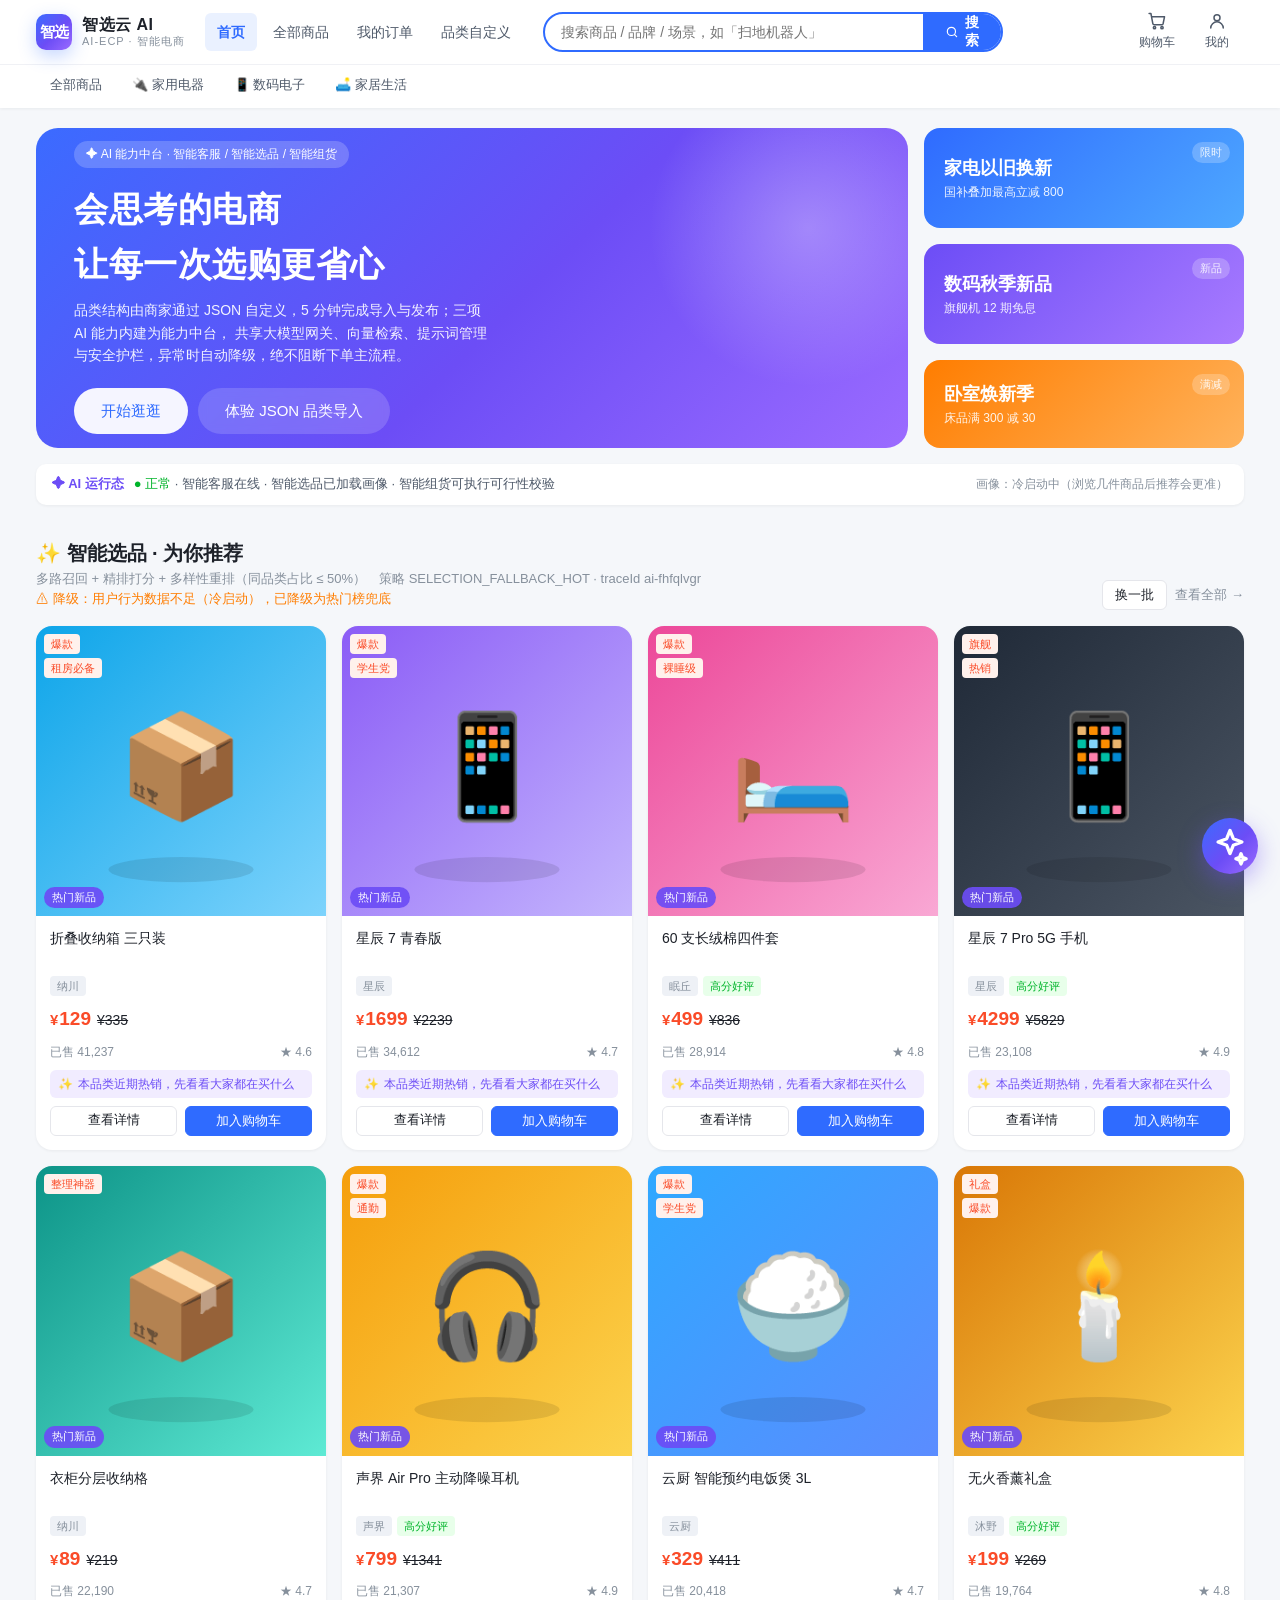
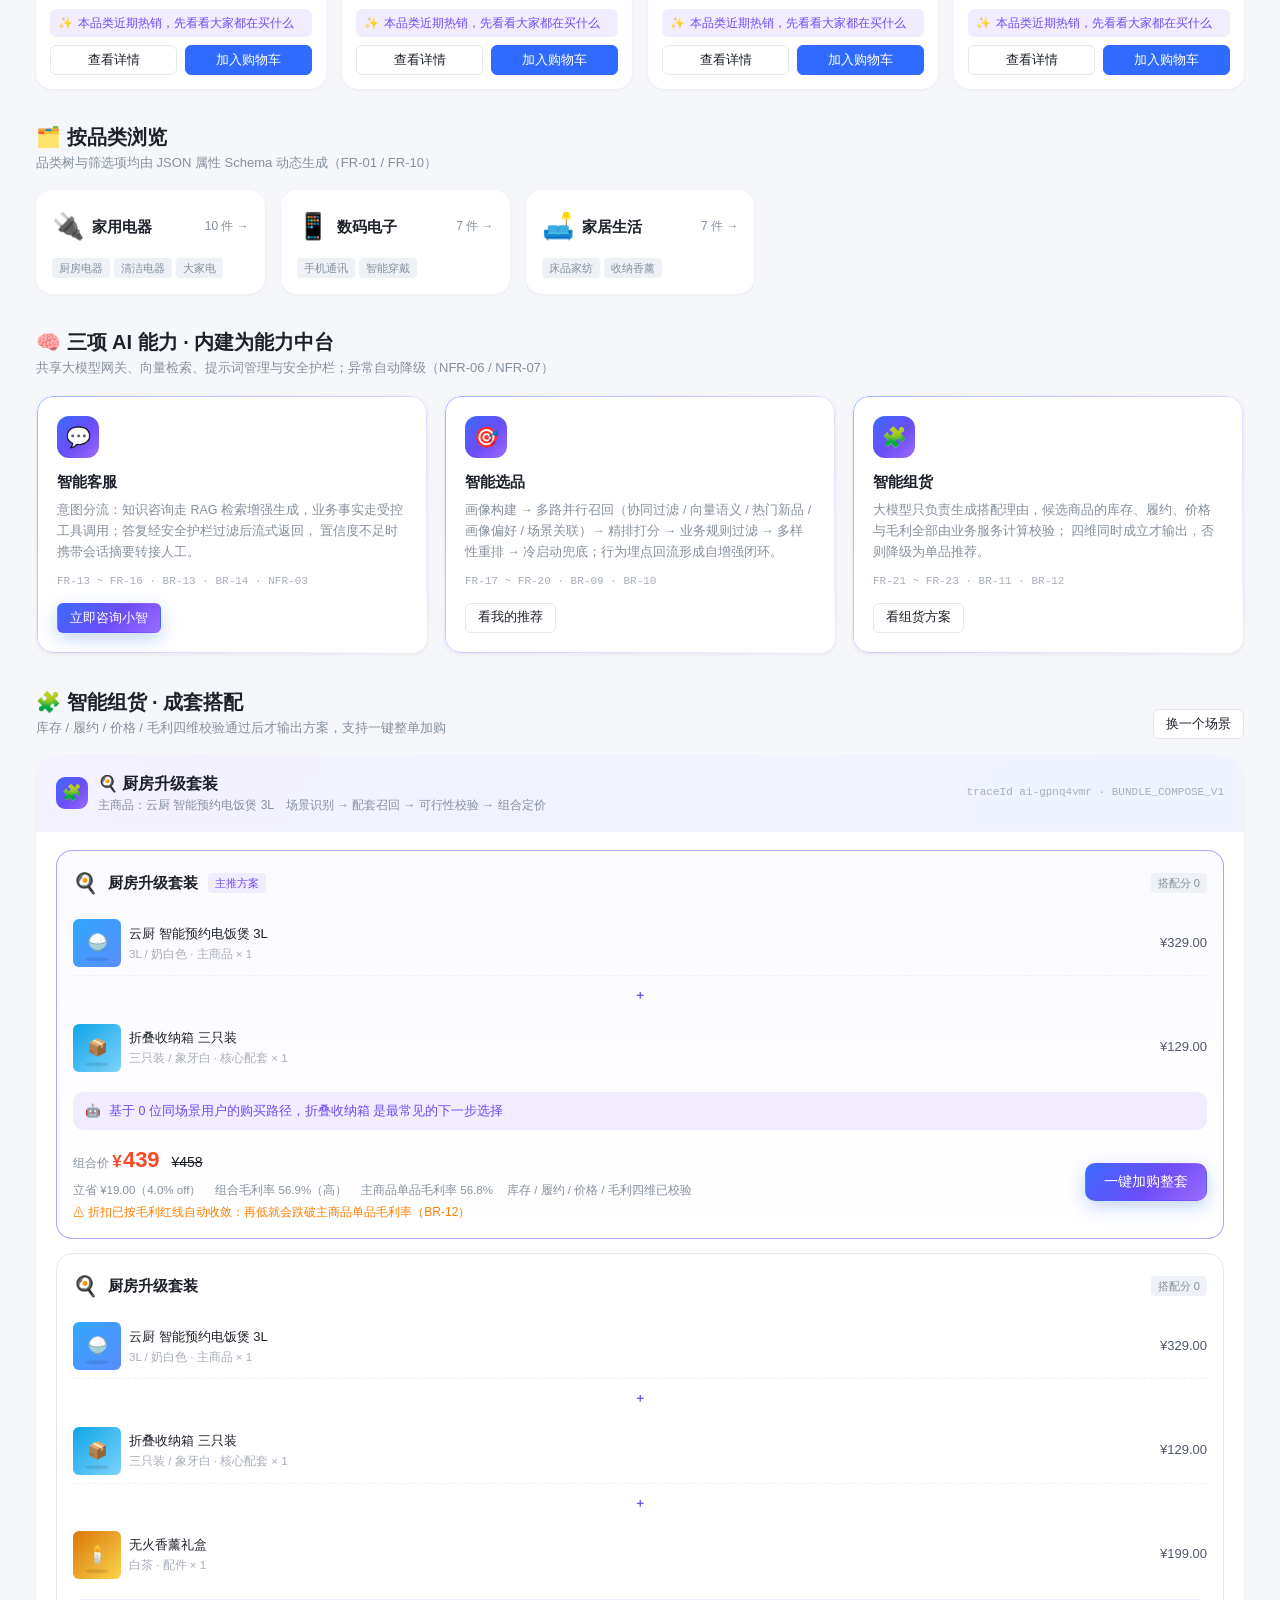
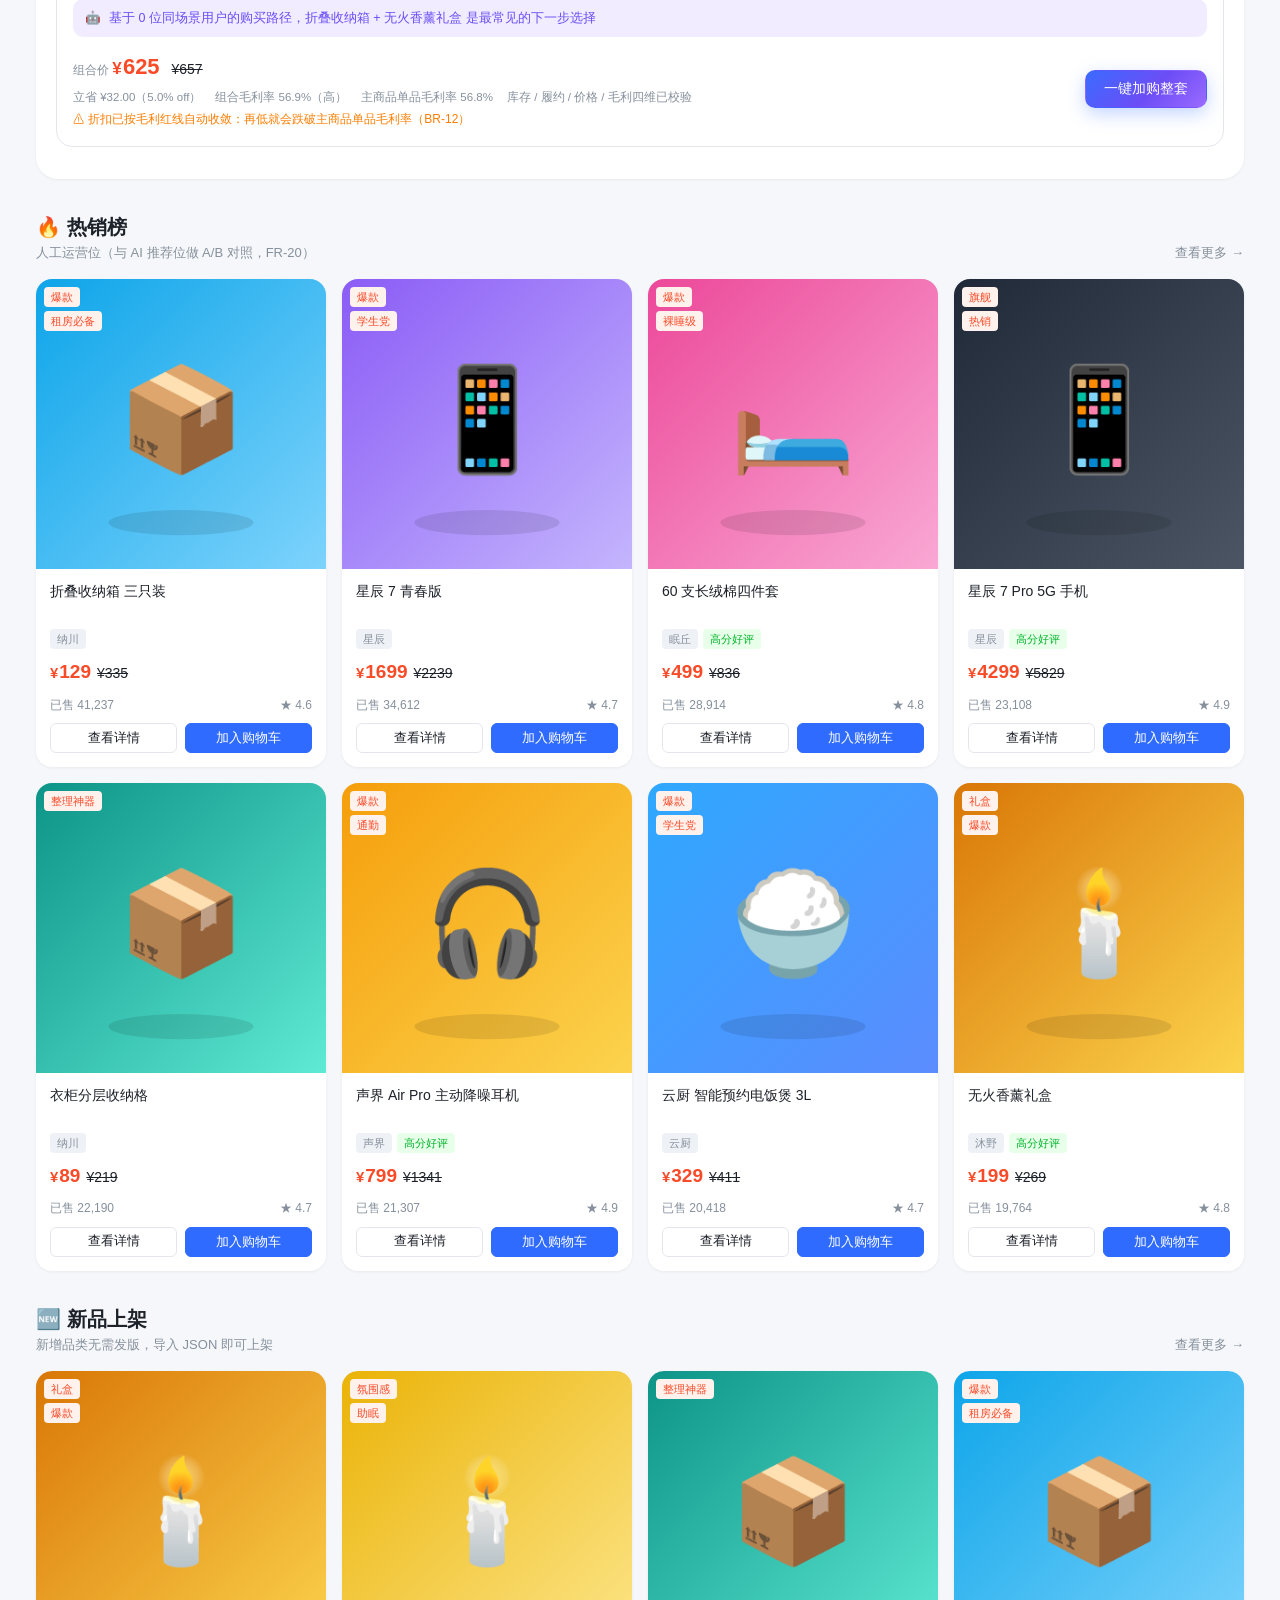
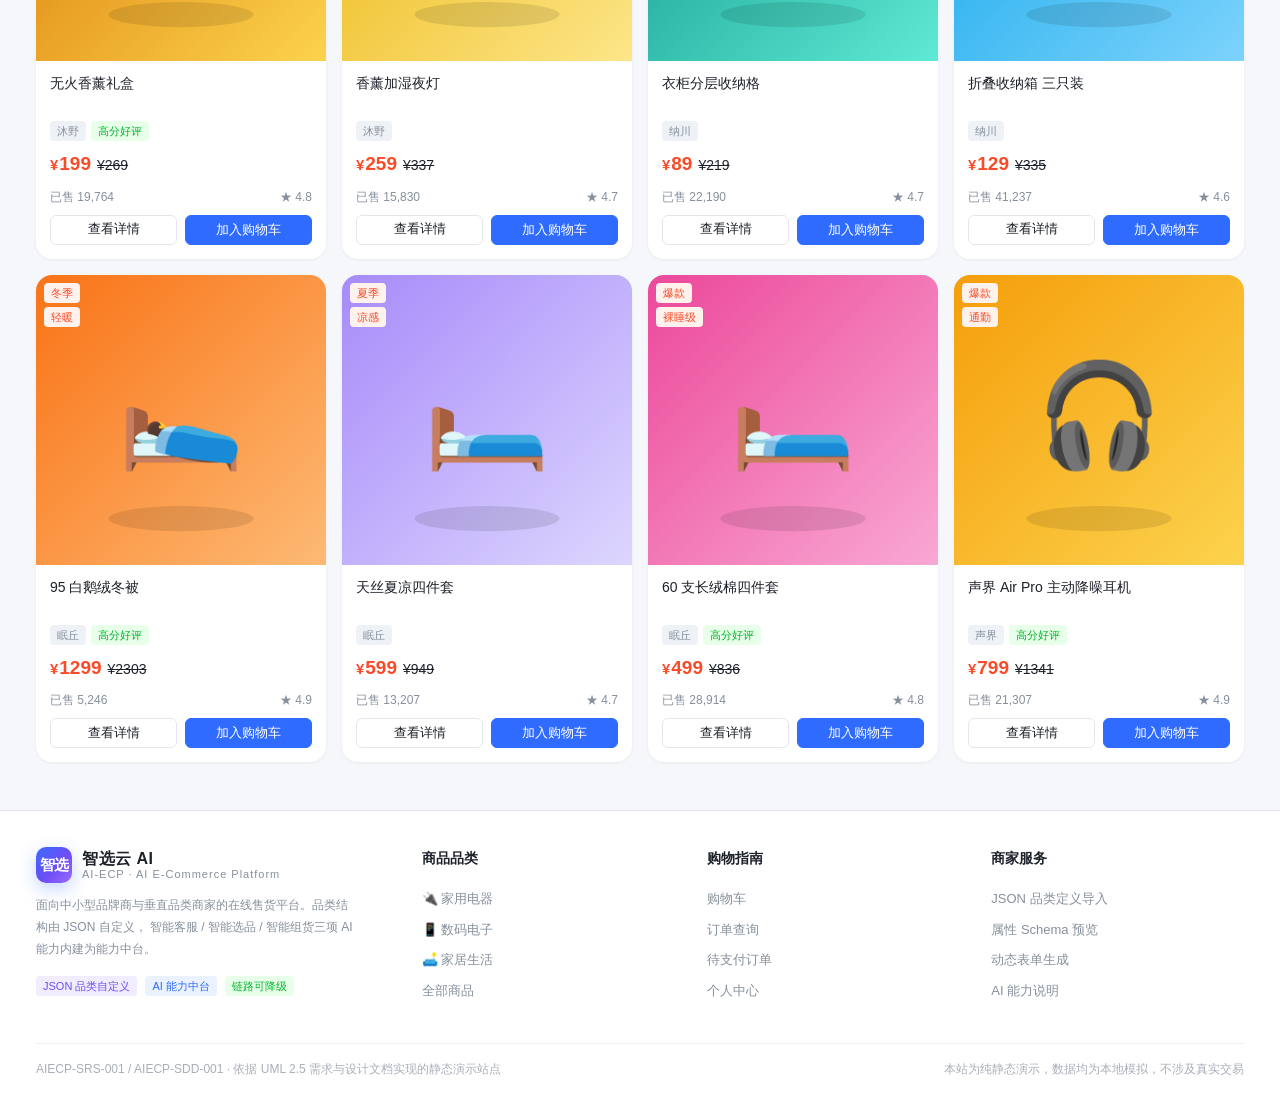
<file: index.html>
<!DOCTYPE html>
<html lang="zh-CN">
<head>
<meta charset="UTF-8">
<meta name="viewport" content="width=device-width, initial-scale=1, viewport-fit=cover">
<title>智选云 AI 电商在线售货系统 · AI-ECP</title>
<meta name="description" content="智选云 AI 电商在线售货系统：JSON 品类自定义 + 智能客服 / 智能选品 / 智能组货三项 AI 能力内建。">
<link rel="stylesheet" href="assets/css/style.css">
<script src="assets/js/data.js"></script>
<script src="assets/js/store.js"></script>
<script src="assets/js/ai.js"></script>
<script src="assets/js/ui.js"></script>
</head>
<body>

<div id="header-root"></div>
<script>AIECP.UI.renderHeader('home');</script>

<div class="container">

  <!-- ======================= Hero ======================= -->
  <section class="hero">
    <div class="hero-main">
      <span class="hero-badge">✦ AI 能力中台 · 智能客服 / 智能选品 / 智能组货</span>
      <h1 class="hero-title">会思考的电商<br>让每一次选购更省心</h1>
      <p class="hero-desc">品类结构由商家通过 JSON 自定义，5 分钟完成导入与发布；三项 AI 能力内建为能力中台，
        共享大模型网关、向量检索、提示词管理与安全护栏，异常时自动降级，绝不阻断下单主流程。</p>
      <div class="hero-actions">
        <a class="btn btn-lg" href="products.html">开始逛逛</a>
        <a class="btn btn-lg ghost-light" href="category-import.html">体验 JSON 品类导入</a>
      </div>
    </div>
    <div class="hero-side" id="banners"></div>
  </section>

  <div class="notice-bar">
    <span class="nb-label">✦ AI 运行态</span>
    <span id="aiStatusText">正在加载 AI 能力状态…</span>
    <span style="margin-left:auto" class="small text-3" id="profileText"></span>
  </div>

  <!-- =================== AI 智能选品推荐位 =================== -->
  <section class="section" id="selection">
    <div class="section-head">
      <div>
        <h2 class="section-title">✨ 智能选品 · 为你推荐</h2>
        <div class="section-sub" id="selectionSub">多路召回 + 精排打分 + 多样性重排</div>
      </div>
      <div class="row gap8 center">
        <button class="btn btn-sm" onclick="AIECP.Pages.home.refreshSelection()">换一批</button>
        <a class="link-more" href="products.html?scene=ai">查看全部 →</a>
      </div>
    </div>
    <div class="product-grid" id="selectionGrid"></div>
  </section>

  <!-- ======================= 品类导航 ======================= -->
  <section class="section">
    <div class="section-head">
      <div>
        <h2 class="section-title">🗂️ 按品类浏览</h2>
        <div class="section-sub">品类树与筛选项均由 JSON 属性 Schema 动态生成（FR-01 / FR-10）</div>
      </div>
    </div>
    <div class="product-grid cols-5" id="catGrid"></div>
  </section>

  <!-- ======================= AI 能力说明 ======================= -->
  <section class="section" id="ai">
    <div class="section-head">
      <div>
        <h2 class="section-title">🧠 三项 AI 能力 · 内建为能力中台</h2>
        <div class="section-sub">共享大模型网关、向量检索、提示词管理与安全护栏；异常自动降级（NFR-06 / NFR-07）</div>
      </div>
    </div>
    <div class="ai-grid">
      <div class="ai-feature">
        <div class="af-icon">💬</div>
        <h4>智能客服</h4>
        <p>意图分流：知识咨询走 RAG 检索增强生成，业务事实走受控工具调用；答复经安全护栏过滤后流式返回，
           置信度不足时携带会话摘要转接人工。</p>
        <div class="af-meta">FR-13 ~ FR-16 · BR-13 · BR-14 · NFR-03</div>
        <div class="mt12"><button class="btn btn-sm btn-ai" onclick="AIECP.UI._aiOpen()">立即咨询小智</button></div>
      </div>
      <div class="ai-feature">
        <div class="af-icon">🎯</div>
        <h4>智能选品</h4>
        <p>画像构建 → 多路并行召回（协同过滤 / 向量语义 / 热门新品 / 画像偏好 / 场景关联）→ 精排打分 →
           业务规则过滤 → 多样性重排 → 冷启动兜底；行为埋点回流形成自增强闭环。</p>
        <div class="af-meta">FR-17 ~ FR-20 · BR-09 · BR-10</div>
        <div class="mt12"><a class="btn btn-sm" href="#selection">看我的推荐</a></div>
      </div>
      <div class="ai-feature">
        <div class="af-icon">🧩</div>
        <h4>智能组货</h4>
        <p>大模型只负责生成搭配理由，候选商品的库存、履约、价格与毛利全部由业务服务计算校验；
           四维同时成立才输出，否则降级为单品推荐。</p>
        <div class="af-meta">FR-21 ~ FR-23 · BR-11 · BR-12</div>
        <div class="mt12"><a class="btn btn-sm" href="#bundle">看组货方案</a></div>
      </div>
    </div>
  </section>

  <!-- =================== AI 智能组货场景位 =================== -->
  <section class="section" id="bundle">
    <div class="section-head">
      <div>
        <h2 class="section-title">🧩 智能组货 · 成套搭配</h2>
        <div class="section-sub">库存 / 履约 / 价格 / 毛利四维校验通过后才输出方案，支持一键整单加购</div>
      </div>
      <button class="btn btn-sm" onclick="AIECP.Pages.home.switchScene()">换一个场景</button>
    </div>
    <div class="ai-panel">
      <div class="ai-panel-head">
        <div class="aph-icon">🧩</div>
        <div>
          <h3 id="bundleSceneName">正在识别搭配场景…</h3>
          <div class="aph-sub" id="bundleSceneSub">场景识别 → 配套召回 → 可行性校验 → 组合定价</div>
        </div>
        <div class="aph-right" id="bundleTrace"></div>
      </div>
      <div class="ai-panel-body" id="bundleBody"></div>
    </div>
  </section>

  <!-- ======================= 人工运营位 ======================= -->
  <section class="section">
    <div class="section-head">
      <div>
        <h2 class="section-title">🔥 热销榜</h2>
        <div class="section-sub">人工运营位（与 AI 推荐位做 A/B 对照，FR-20）</div>
      </div>
      <a class="link-more" href="products.html?sort=sales">查看更多 →</a>
    </div>
    <div class="product-grid" id="hotGrid"></div>
  </section>

  <section class="section">
    <div class="section-head">
      <div>
        <h2 class="section-title">🆕 新品上架</h2>
        <div class="section-sub">新增品类无需发版，导入 JSON 即可上架</div>
      </div>
      <a class="link-more" href="products.html?sort=new">查看更多 →</a>
    </div>
    <div class="product-grid" id="newGrid"></div>
  </section>

</div>

<div id="footer-root"></div>
<div id="mt-root"></div>
<script>AIECP.UI.tail();</script>
<script src="assets/js/home.js"></script>
</body>
</html>
</file>
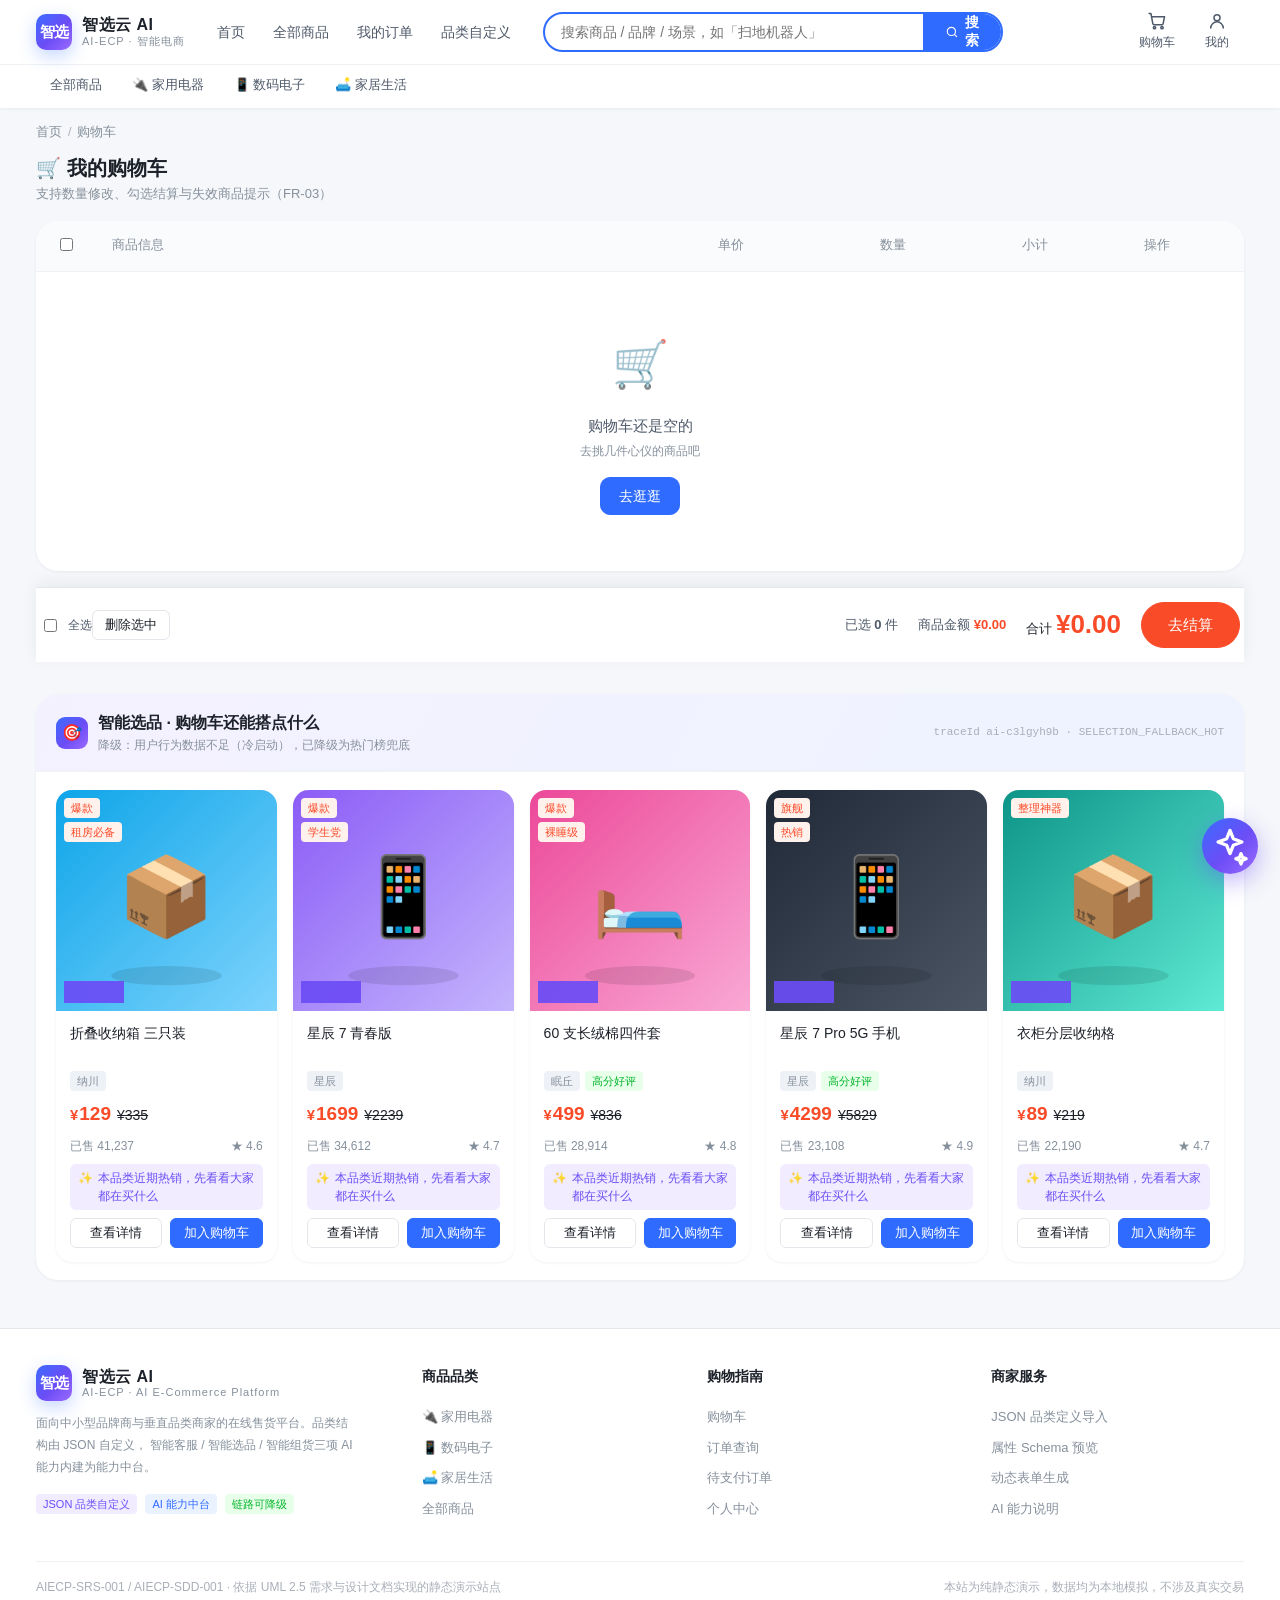
<file: cart.html>
<!DOCTYPE html>
<html lang="zh-CN">
<head>
<meta charset="UTF-8">
<meta name="viewport" content="width=device-width, initial-scale=1, viewport-fit=cover">
<title>购物车 · 智选云 AI</title>
<link rel="stylesheet" href="assets/css/style.css">
<script src="assets/js/data.js"></script>
<script src="assets/js/store.js"></script>
<script src="assets/js/ai.js"></script>
<script src="assets/js/ui.js"></script>
</head>
<body>

<div id="header-root"></div>
<script>AIECP.UI.renderHeader('cart');</script>

<div class="container">
  <div class="crumb">
    <a href="index.html">首页</a><span class="sep">/</span><span>购物车</span>
  </div>

  <div class="section-head">
    <div>
      <h2 class="section-title">🛒 我的购物车</h2>
      <div class="section-sub">支持数量修改、勾选结算与失效商品提示（FR-03）</div>
    </div>
    <button class="btn btn-sm" onclick="AIECP.Pages.cart.clearInvalid()" id="clearInvalidBtn">清除失效商品</button>
  </div>

  <div class="cart-wrap">
    <div class="cart-head">
      <span><input type="checkbox" id="chkAllTop"></span>
      <span>商品信息</span>
      <span>单价</span>
      <span>数量</span>
      <span>小计</span>
      <span>操作</span>
    </div>
    <div id="cartBody"></div>
  </div>

  <div class="cart-bar mt16">
    <div class="row center between wrap" style="padding:14px 4px">
      <label class="row center gap8">
        <input type="checkbox" id="chkAllBottom"> <span class="small text-2">全选</span>
      </label>
      <button class="btn btn-sm" onclick="AIECP.Pages.cart.removeChecked()">删除选中</button>
      <div class="cart-summary">
        <span class="cs-line">已选 <b id="selCount">0</b> 件</span>
        <span class="cs-line">商品金额 <b class="text-price" id="goodsAmount">¥0.00</b></span>
        <span class="cs-total">合计 <span class="price" id="totalAmount">¥0.00</span></span>
        <button class="btn btn-lg btn-danger" onclick="AIECP.Pages.cart.checkout()">去结算</button>
      </div>
    </div>
  </div>

  <!-- ============ AI 智能组货：基于购物车的补充推荐 ============ -->
  <div class="section">
    <div class="ai-panel">
      <div class="ai-panel-head">
        <div class="aph-icon">🎯</div>
        <div>
          <h3>智能选品 · 购物车还能搭点什么</h3>
          <div class="aph-sub" id="cartRecSub">基于购物车场景上下文的多路召回结果</div>
        </div>
        <div class="aph-right" id="cartRecTrace"></div>
      </div>
      <div class="ai-panel-body"><div class="product-grid cols-5" id="cartRecGrid"></div></div>
    </div>
  </div>
</div>

<div id="footer-root"></div>
<div id="mt-root"></div>
<script>AIECP.UI.tail();</script>
<script src="assets/js/cart.js"></script>
</body>
</html>
</file>
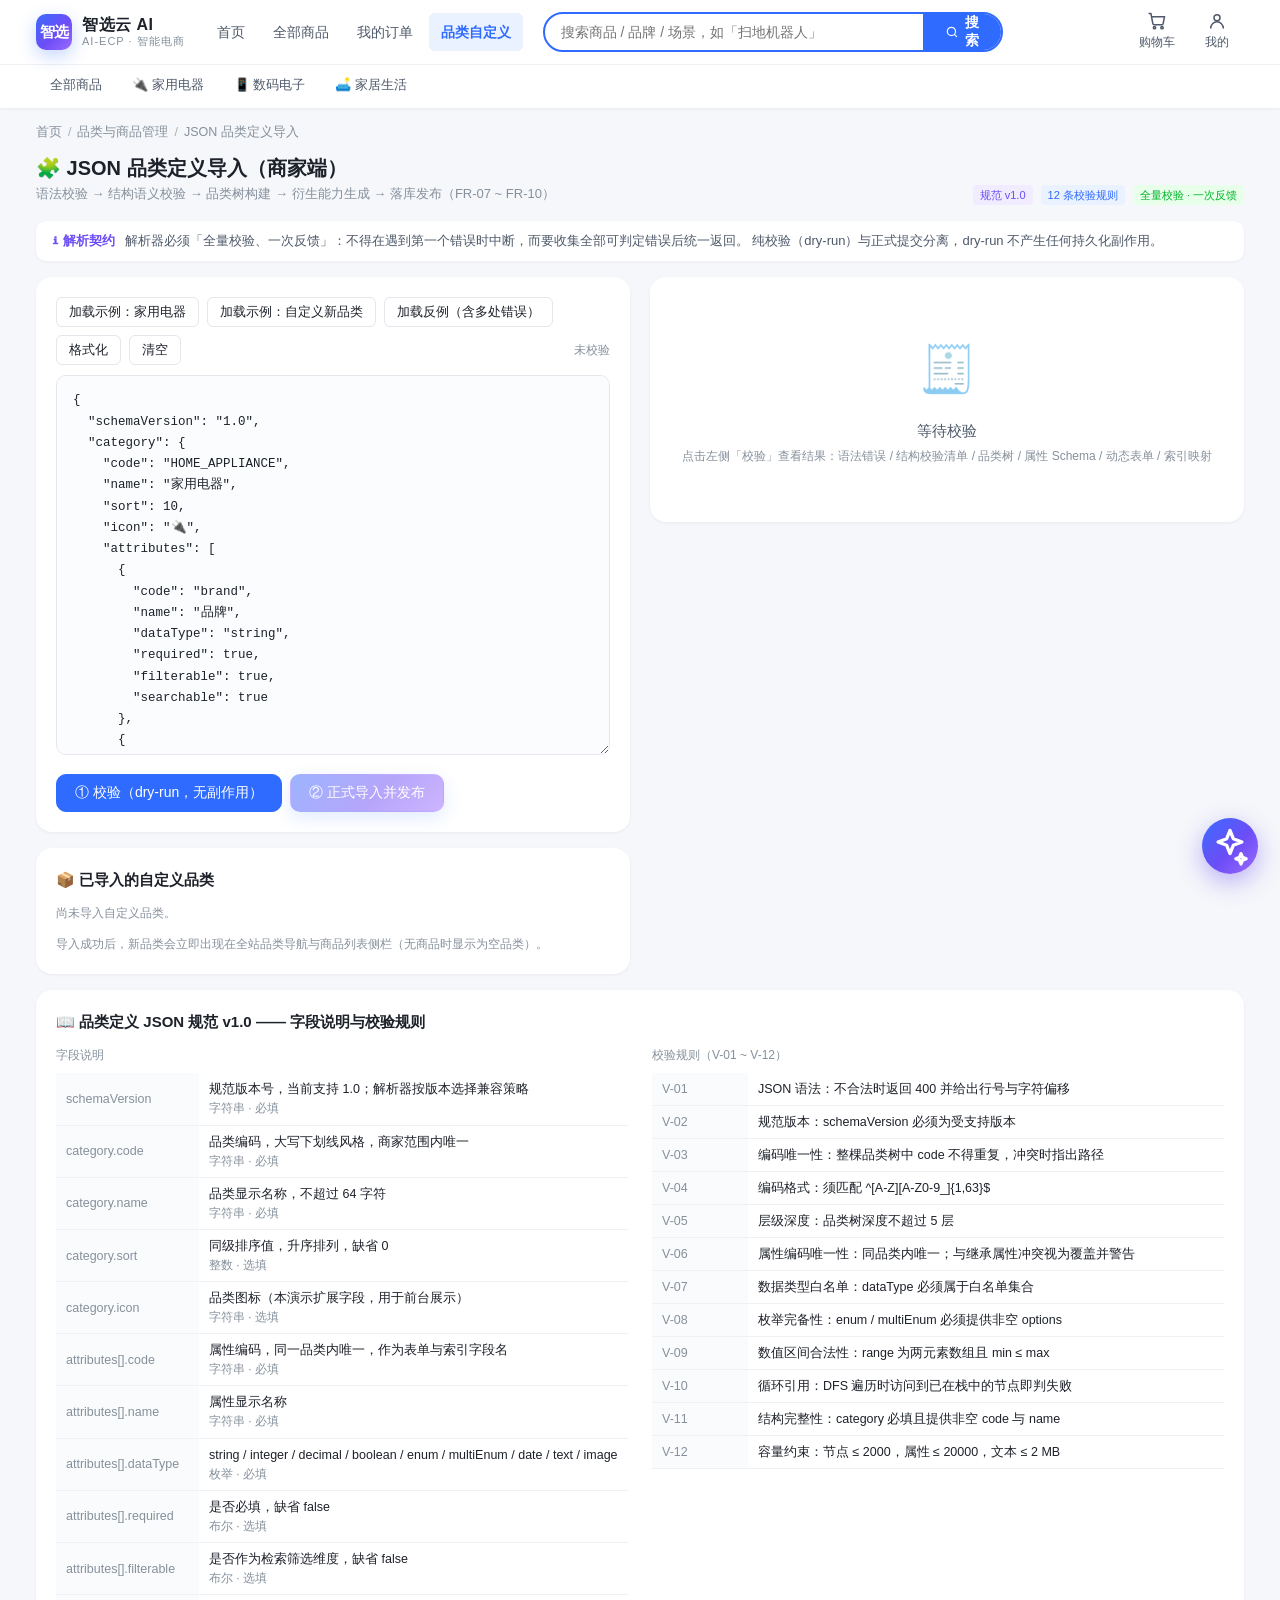
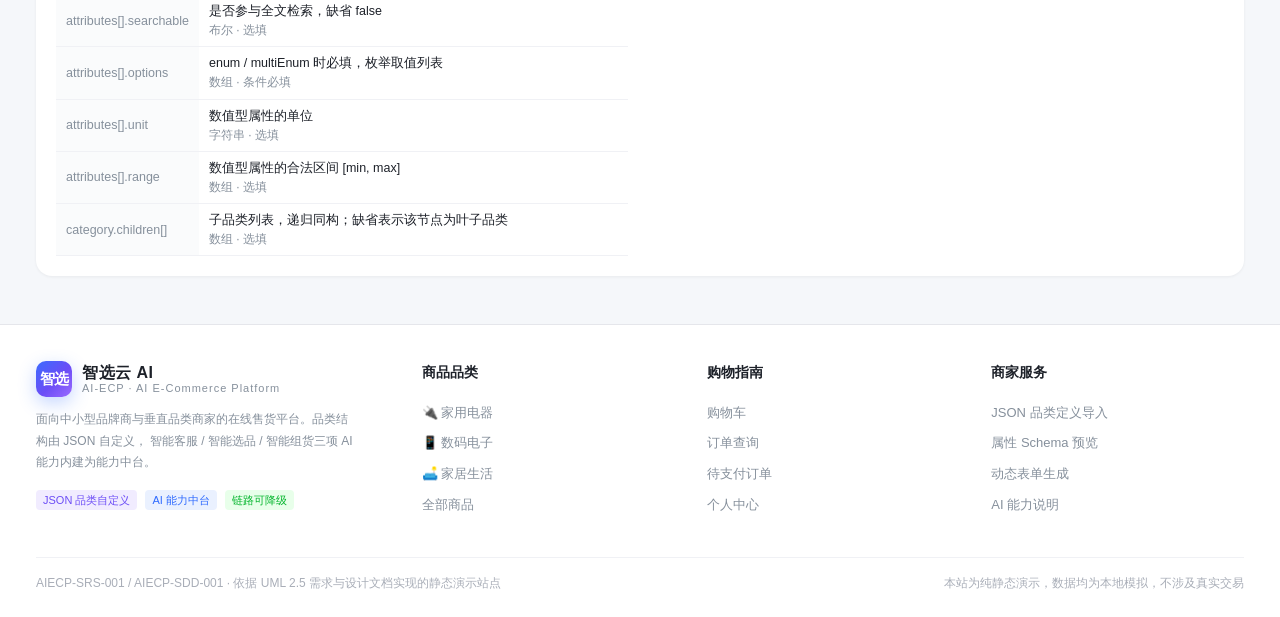
<file: category-import.html>
<!DOCTYPE html>
<html lang="zh-CN">
<head>
<meta charset="UTF-8">
<meta name="viewport" content="width=device-width, initial-scale=1, viewport-fit=cover">
<title>JSON 品类定义导入 · 智选云 AI</title>
<link rel="stylesheet" href="assets/css/style.css">
<script src="assets/js/data.js"></script>
<script src="assets/js/store.js"></script>
<script src="assets/js/ai.js"></script>
<script src="assets/js/ui.js"></script>
</head>
<body>

<div id="header-root"></div>
<script>AIECP.UI.renderHeader('import');</script>

<div class="container">
  <div class="crumb">
    <a href="index.html">首页</a><span class="sep">/</span><span>品类与商品管理</span><span class="sep">/</span><span>JSON 品类定义导入</span>
  </div>

  <div class="section-head">
    <div>
      <h2 class="section-title">🧩 JSON 品类定义导入（商家端）</h2>
      <div class="section-sub">语法校验 → 结构语义校验 → 品类树构建 → 衍生能力生成 → 落库发布（FR-07 ~ FR-10）</div>
    </div>
    <div class="row gap8">
      <span class="tag tag-ai">规范 v1.0</span>
      <span class="tag tag-brand">12 条校验规则</span>
      <span class="tag tag-success">全量校验 · 一次反馈</span>
    </div>
  </div>

  <div class="notice-bar">
    <span class="nb-label">ℹ 解析契约</span>
    <span>解析器必须「全量校验、一次反馈」：不得在遇到第一个错误时中断，而要收集全部可判定错误后统一返回。
      纯校验（dry-run）与正式提交分离，dry-run 不产生任何持久化副作用。</span>
  </div>

  <div class="import-layout mt16">
    <!-- ==================== 编辑器 ==================== -->
    <div>
      <div class="card card-pad">
        <div class="editor-bar">
          <button class="btn btn-sm" onclick="AIECP.Pages.import.loadSample('appliance')">加载示例：家用电器</button>
          <button class="btn btn-sm" onclick="AIECP.Pages.import.loadSample('custom')">加载示例：自定义新品类</button>
          <button class="btn btn-sm" onclick="AIECP.Pages.import.loadSample('bad')">加载反例（含多处错误）</button>
          <button class="btn btn-sm btn-ghost" onclick="AIECP.Pages.import.formatJson()">格式化</button>
          <button class="btn btn-sm btn-ghost" onclick="AIECP.Pages.import.clearJson()">清空</button>
          <span class="eb-status" id="editorStatus">未校验</span>
        </div>
        <textarea class="json-editor" id="jsonEditor" spellcheck="false" placeholder='{ "schemaVersion": "1.0", "category": { ... } }'></textarea>
        <div class="row gap8 mt12 wrap">
          <button class="btn btn-primary" onclick="AIECP.Pages.import.validate()">① 校验（dry-run，无副作用）</button>
          <button class="btn btn-ai" id="commitBtn" disabled onclick="AIECP.Pages.import.commit()">② 正式导入并发布</button>
        </div>
      </div>

      <div class="card card-pad mt16">
        <div class="block-title">📦 已导入的自定义品类</div>
        <div id="importedList"></div>
        <p class="small text-3 mt12">导入成功后，新品类会立即出现在全站品类导航与商品列表侧栏（无商品时显示为空品类）。</p>
      </div>
    </div>

    <!-- ==================== 校验与生成结果 ==================== -->
    <div id="resultPane">
      <div class="card"><div class="empty">
        <div class="empty-icon">🧾</div>
        <div class="empty-title">等待校验</div>
        <div class="small">点击左侧「校验」查看结果：语法错误 / 结构校验清单 / 品类树 / 属性 Schema / 动态表单 / 索引映射</div>
      </div></div>
    </div>
  </div>

  <!-- ==================== 规范说明 ==================== -->
  <div class="card card-pad mt16">
    <div class="block-title">📖 品类定义 JSON 规范 v1.0 —— 字段说明与校验规则</div>
    <div class="row wrap" style="gap:24px;align-items:flex-start">
      <div style="flex:1;min-width:300px">
        <div class="small text-3 mb8">字段说明</div>
        <table class="kv-table" id="specTable"></table>
      </div>
      <div style="flex:1;min-width:300px">
        <div class="small text-3 mb8">校验规则（V-01 ~ V-12）</div>
        <table class="kv-table" id="ruleTable"></table>
      </div>
    </div>
  </div>
</div>

<div id="footer-root"></div>
<div id="mt-root"></div>
<script>AIECP.UI.tail();</script>
<script src="assets/js/import.js"></script>
</body>
</html>
</file>
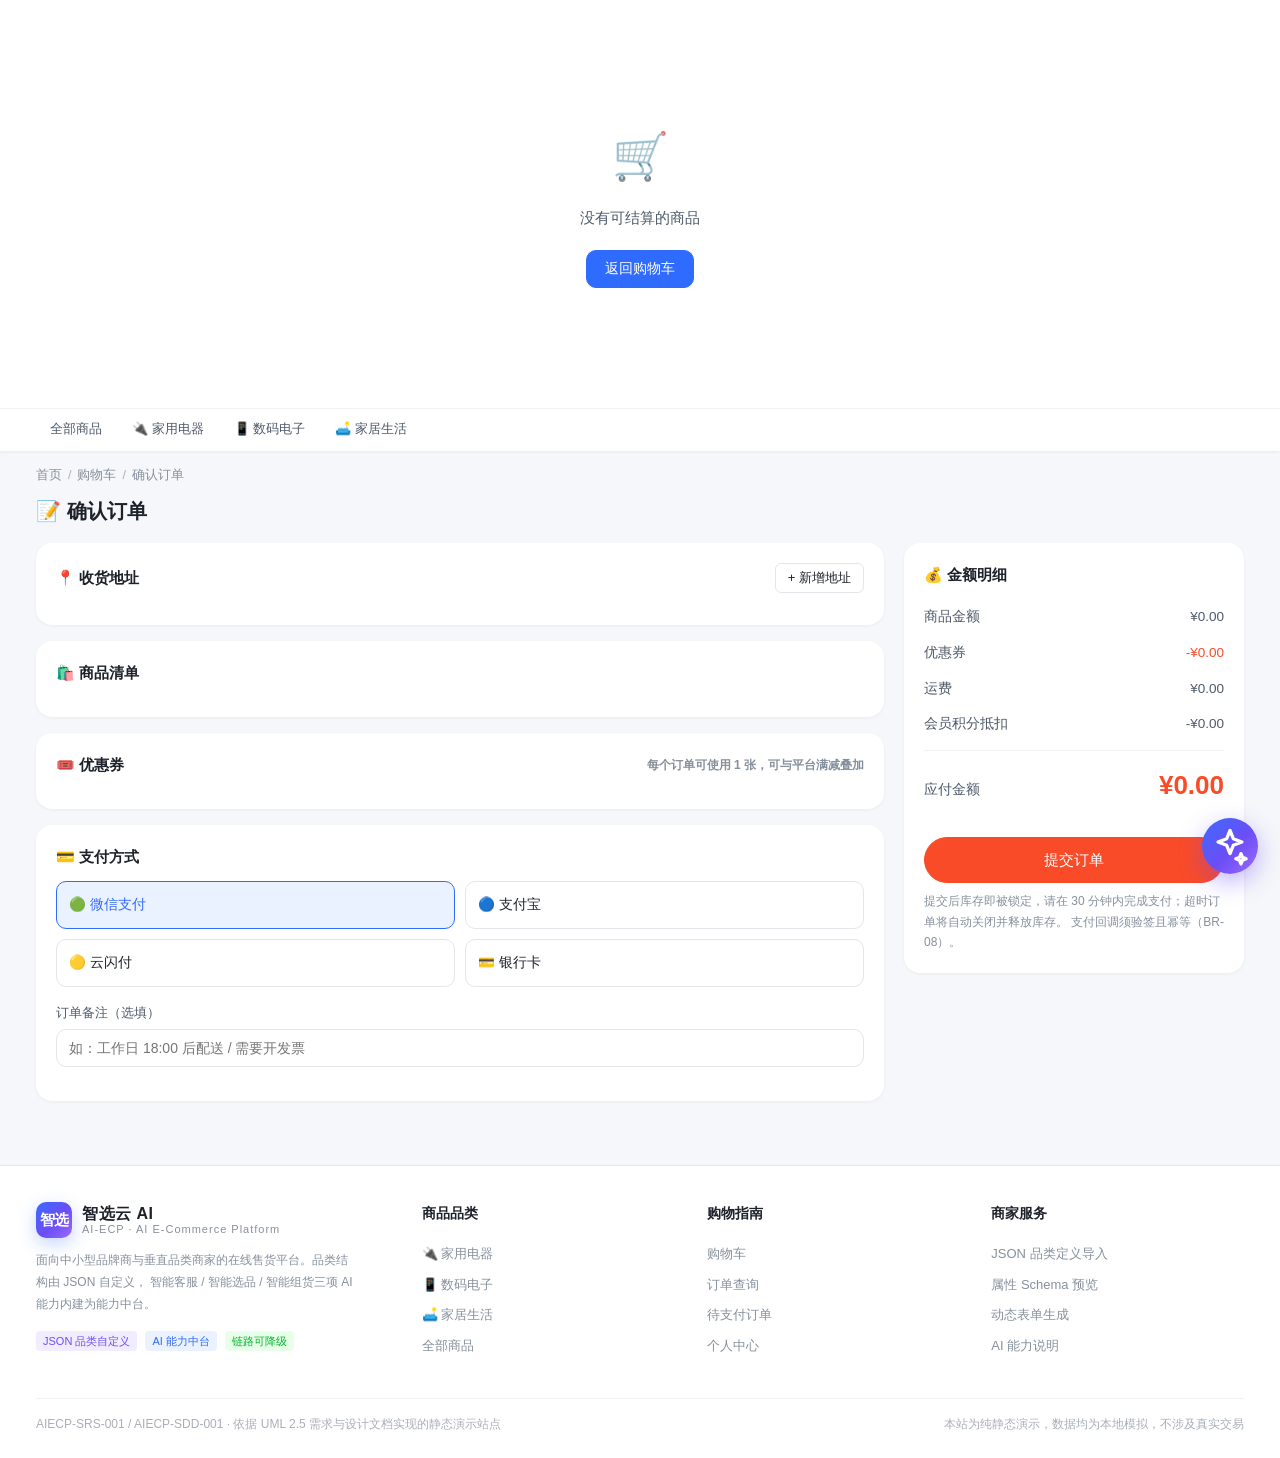
<file: checkout.html>
<!DOCTYPE html>
<html lang="zh-CN">
<head>
<meta charset="UTF-8">
<meta name="viewport" content="width=device-width, initial-scale=1, viewport-fit=cover">
<title>结算下单 · 智选云 AI</title>
<link rel="stylesheet" href="assets/css/style.css">
<script src="assets/js/data.js"></script>
<script src="assets/js/store.js"></script>
<script src="assets/js/ai.js"></script>
<script src="assets/js/ui.js"></script>
</head>
<body>

<div id="header-root"></div>
<script>AIECP.UI.renderHeader('cart');</script>

<div class="container">
  <div class="crumb">
    <a href="index.html">首页</a><span class="sep">/</span>
    <a href="cart.html">购物车</a><span class="sep">/</span><span>确认订单</span>
  </div>

  <h2 class="section-title mb16">📝 确认订单</h2>

  <div class="checkout-layout">
    <div>
      <!-- ==================== 收货地址 ==================== -->
      <div class="card card-pad mb16">
        <div class="block-title">📍 收货地址
          <button class="btn btn-sm btn-ghost" style="margin-left:auto" onclick="AIECP.Pages.checkout.toggleAddrForm()">+ 新增地址</button>
        </div>
        <div class="addr-list" id="addrList"></div>
        <div class="card mt16 hide" id="addrForm" style="box-shadow:none;border:1px solid var(--line)">
          <div class="card-pad">
            <div class="form-grid">
              <div class="field"><label>收货人</label><input id="afName" placeholder="如：夏小雨"></div>
              <div class="field"><label>手机号</label><input id="afMobile" placeholder="如：138****6021"></div>
            </div>
            <div class="field"><label>所在地区</label><input id="afRegion" placeholder="如：浙江省 杭州市 余杭区"></div>
            <div class="field"><label>详细地址</label><input id="afDetail" placeholder="街道、门牌号、楼层等"></div>
            <div class="row gap8">
              <button class="btn btn-primary btn-sm" onclick="AIECP.Pages.checkout.saveAddr()">保存地址</button>
              <button class="btn btn-sm" onclick="AIECP.Pages.checkout.toggleAddrForm()">取消</button>
            </div>
          </div>
        </div>
      </div>

      <!-- ==================== 商品清单 ==================== -->
      <div class="card card-pad mb16">
        <div class="block-title">🛍️ 商品清单 <span class="text-3 small" id="itemCountText"></span></div>
        <div class="checkout-items" id="coItems"></div>
      </div>

      <!-- ==================== 优惠券 ==================== -->
      <div class="card card-pad mb16">
        <div class="block-title">🎟️ 优惠券
          <span class="text-3 small" style="margin-left:auto">每个订单可使用 1 张，可与平台满减叠加</span>
        </div>
        <div class="coupon-list" id="couponList"></div>
      </div>

      <!-- ==================== 支付方式 ==================== -->
      <div class="card card-pad mb16">
        <div class="block-title">💳 支付方式</div>
        <div class="pay-methods" id="payMethods">
          <div class="pay-method active" data-pay="微信支付">🟢 微信支付</div>
          <div class="pay-method" data-pay="支付宝">🔵 支付宝</div>
          <div class="pay-method" data-pay="云闪付">🟡 云闪付</div>
          <div class="pay-method" data-pay="银行卡">💳 银行卡</div>
        </div>
        <div class="field mt16"><label>订单备注（选填）</label>
          <input id="remarkInput" placeholder="如：工作日 18:00 后配送 / 需要开发票"></div>
      </div>
    </div>

    <!-- ==================== 金额明细 ==================== -->
    <aside class="card card-pad summary-box">
      <div class="block-title">💰 金额明细</div>
      <div class="summary-line"><span>商品金额</span><span id="sumGoods">¥0.00</span></div>
      <div class="summary-line"><span>优惠券</span><span class="text-price" id="sumCoupon">-¥0.00</span></div>
      <div class="summary-line"><span>运费</span><span id="sumFreight">¥0.00</span></div>
      <div class="summary-line"><span>会员积分抵扣</span><span id="sumPoints">-¥0.00</span></div>
      <div class="summary-line total"><span>应付金额</span><span class="price" id="sumTotal">¥0.00</span></div>
      <div class="small text-3 mt8" id="saveText"></div>
      <button class="btn btn-lg btn-danger btn-block mt16" onclick="AIECP.Pages.checkout.submit()">提交订单</button>
      <div class="small text-3 mt8" style="line-height:1.7">
        提交后库存即被锁定，请在 30 分钟内完成支付；超时订单将自动关闭并释放库存。
        支付回调须验签且幂等（BR-08）。
      </div>
    </aside>
  </div>
</div>

<div id="footer-root"></div>
<div id="mt-root"></div>
<script>AIECP.UI.tail();</script>
<script src="assets/js/checkout.js"></script>
</body>
</html>
</file>
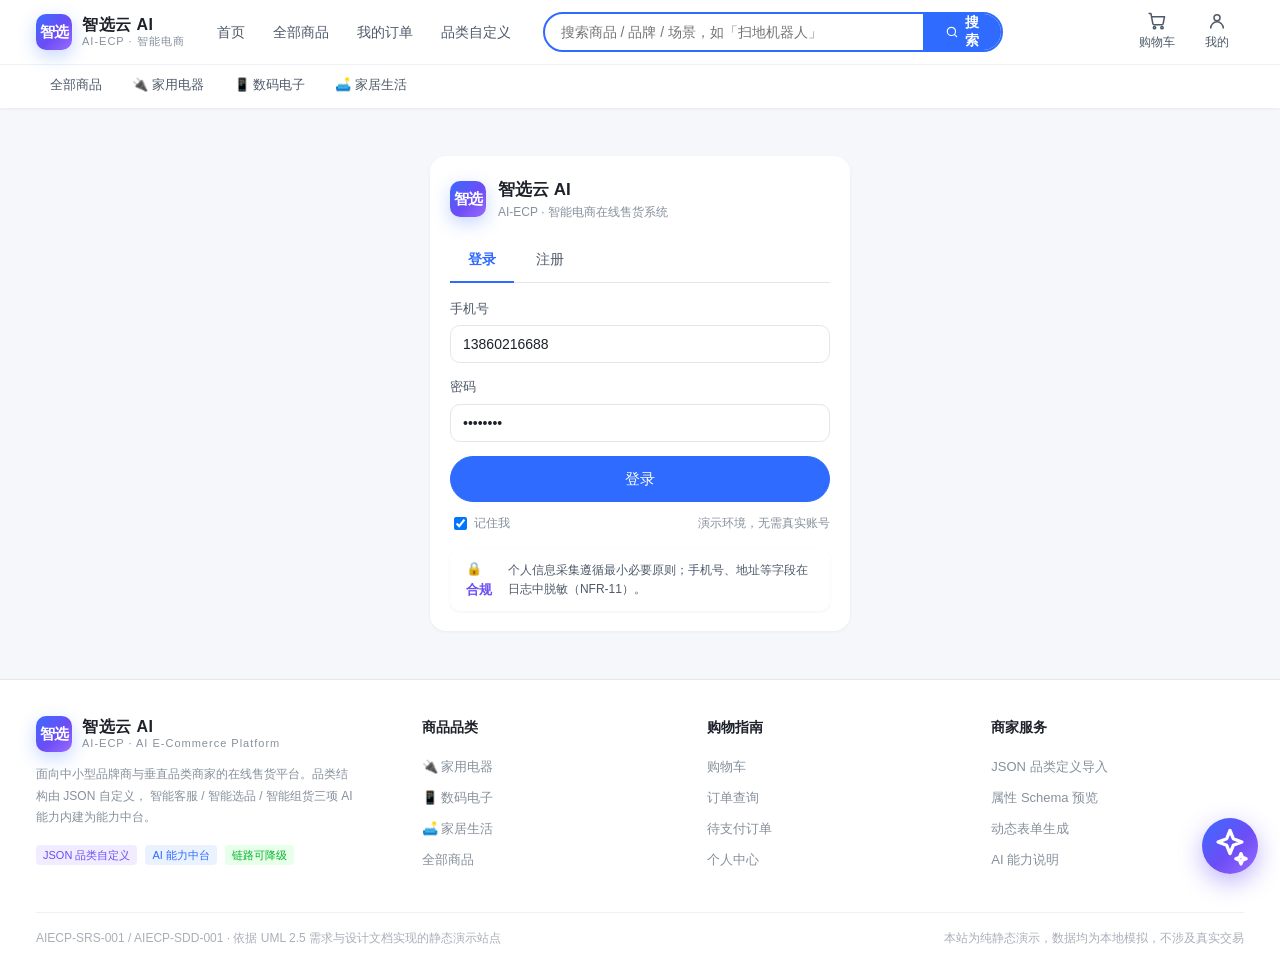
<file: login.html>
<!DOCTYPE html>
<html lang="zh-CN">
<head>
<meta charset="UTF-8">
<meta name="viewport" content="width=device-width, initial-scale=1, viewport-fit=cover">
<title>登录 / 注册 · 智选云 AI</title>
<link rel="stylesheet" href="assets/css/style.css">
<script src="assets/js/data.js"></script>
<script src="assets/js/store.js"></script>
<script src="assets/js/ai.js"></script>
<script src="assets/js/ui.js"></script>
</head>
<body>

<div id="header-root"></div>
<script>AIECP.UI.renderHeader('');</script>

<div class="container">
  <div style="max-width:420px;margin:48px auto">
    <div class="card card-pad">
      <div class="row center gap12 mb16">
        <span class="logo-mark">智选</span>
        <div><b style="font-size:17px">智选云 AI</b><div class="small text-3">AI-ECP · 智能电商在线售货系统</div></div>
      </div>

      <div class="tabs mb16">
        <div class="tab active" data-t="login">登录</div>
        <div class="tab" data-t="reg">注册</div>
      </div>

      <div id="paneLogin">
        <div class="field"><label>手机号</label><input id="lgMobile" value="13860216688" placeholder="请输入手机号"></div>
        <div class="field"><label>密码</label><input id="lgPwd" type="password" value="demo1234" placeholder="演示环境任意密码均可登录"></div>
        <button class="btn btn-primary btn-block btn-lg" onclick="AIECP.Pages.login.doLogin()">登录</button>
        <div class="row between center mt12 small text-3">
          <label class="row center gap4"><input type="checkbox" checked> 记住我</label>
          <span>演示环境，无需真实账号</span>
        </div>
      </div>

      <div id="paneReg" class="hide">
        <div class="field"><label>昵称</label><input id="rgName" placeholder="给自己起个名字"></div>
        <div class="field"><label>手机号</label><input id="rgMobile" placeholder="请输入手机号"></div>
        <div class="field"><label>验证码</label><input id="rgCode" placeholder="演示环境任意验证码"></div>
        <button class="btn btn-primary btn-block btn-lg" onclick="AIECP.Pages.login.doReg()">注册并登录</button>
      </div>

      <div class="notice-bar mt16" style="margin-top:16px">
        <span class="nb-label">🔒 合规</span>
        <span class="small">个人信息采集遵循最小必要原则；手机号、地址等字段在日志中脱敏（NFR-11）。</span>
      </div>
    </div>
  </div>
</div>

<div id="footer-root"></div>
<div id="mt-root"></div>
<script>AIECP.UI.tail();</script>
<script src="assets/js/login.js"></script>
</body>
</html>
</file>
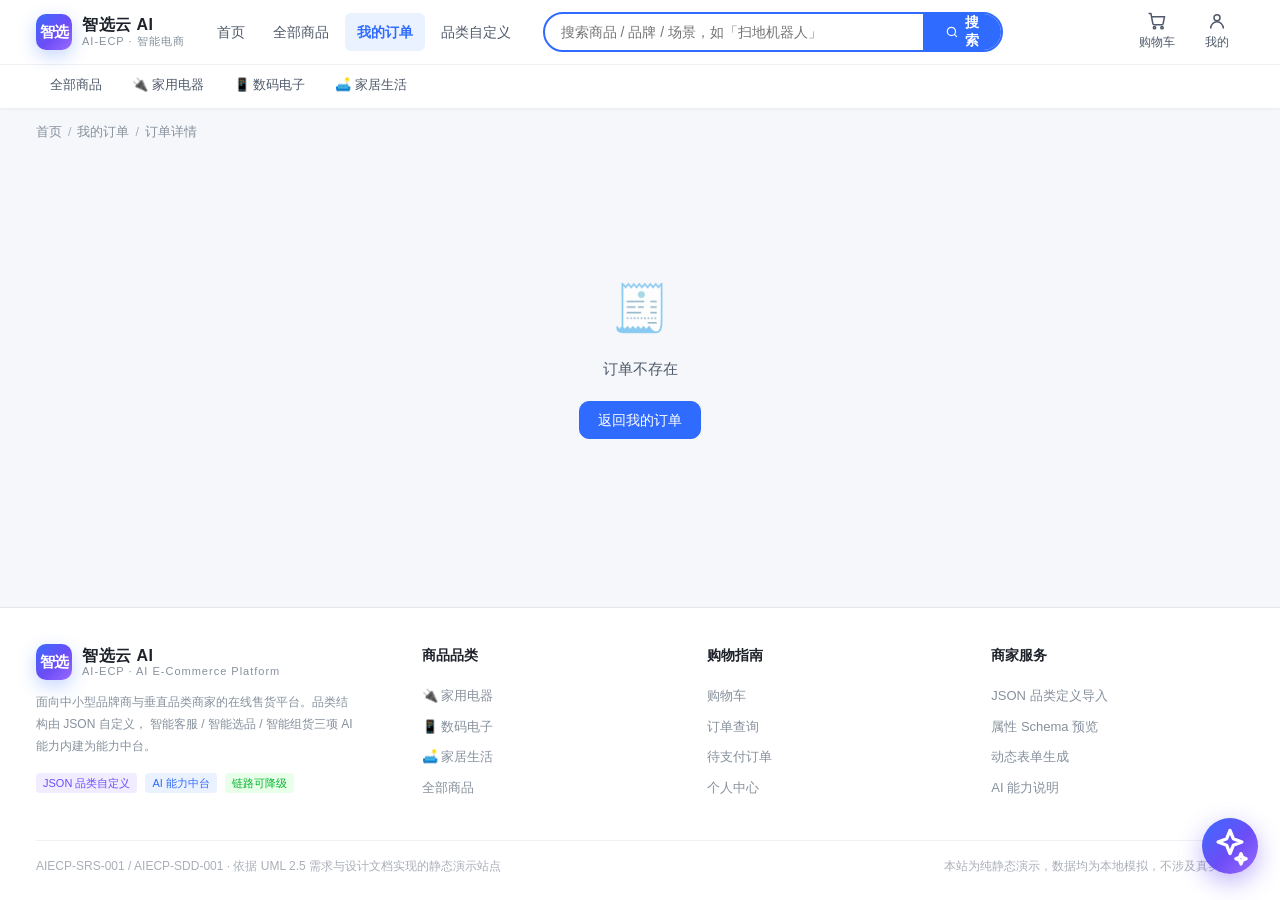
<file: order-detail.html>
<!DOCTYPE html>
<html lang="zh-CN">
<head>
<meta charset="UTF-8">
<meta name="viewport" content="width=device-width, initial-scale=1, viewport-fit=cover">
<title>订单详情 · 智选云 AI</title>
<link rel="stylesheet" href="assets/css/style.css">
<script src="assets/js/data.js"></script>
<script src="assets/js/store.js"></script>
<script src="assets/js/ai.js"></script>
<script src="assets/js/ui.js"></script>
</head>
<body>

<div id="header-root"></div>
<script>AIECP.UI.renderHeader('orders');</script>

<div class="container">
  <div class="crumb">
    <a href="index.html">首页</a><span class="sep">/</span>
    <a href="orders.html">我的订单</a><span class="sep">/</span><span>订单详情</span>
  </div>

  <div id="detailBox"></div>
</div>

<div id="footer-root"></div>
<div id="mt-root"></div>
<script>AIECP.UI.tail();</script>
<script src="assets/js/order-detail.js"></script>
</body>
</html>
</file>
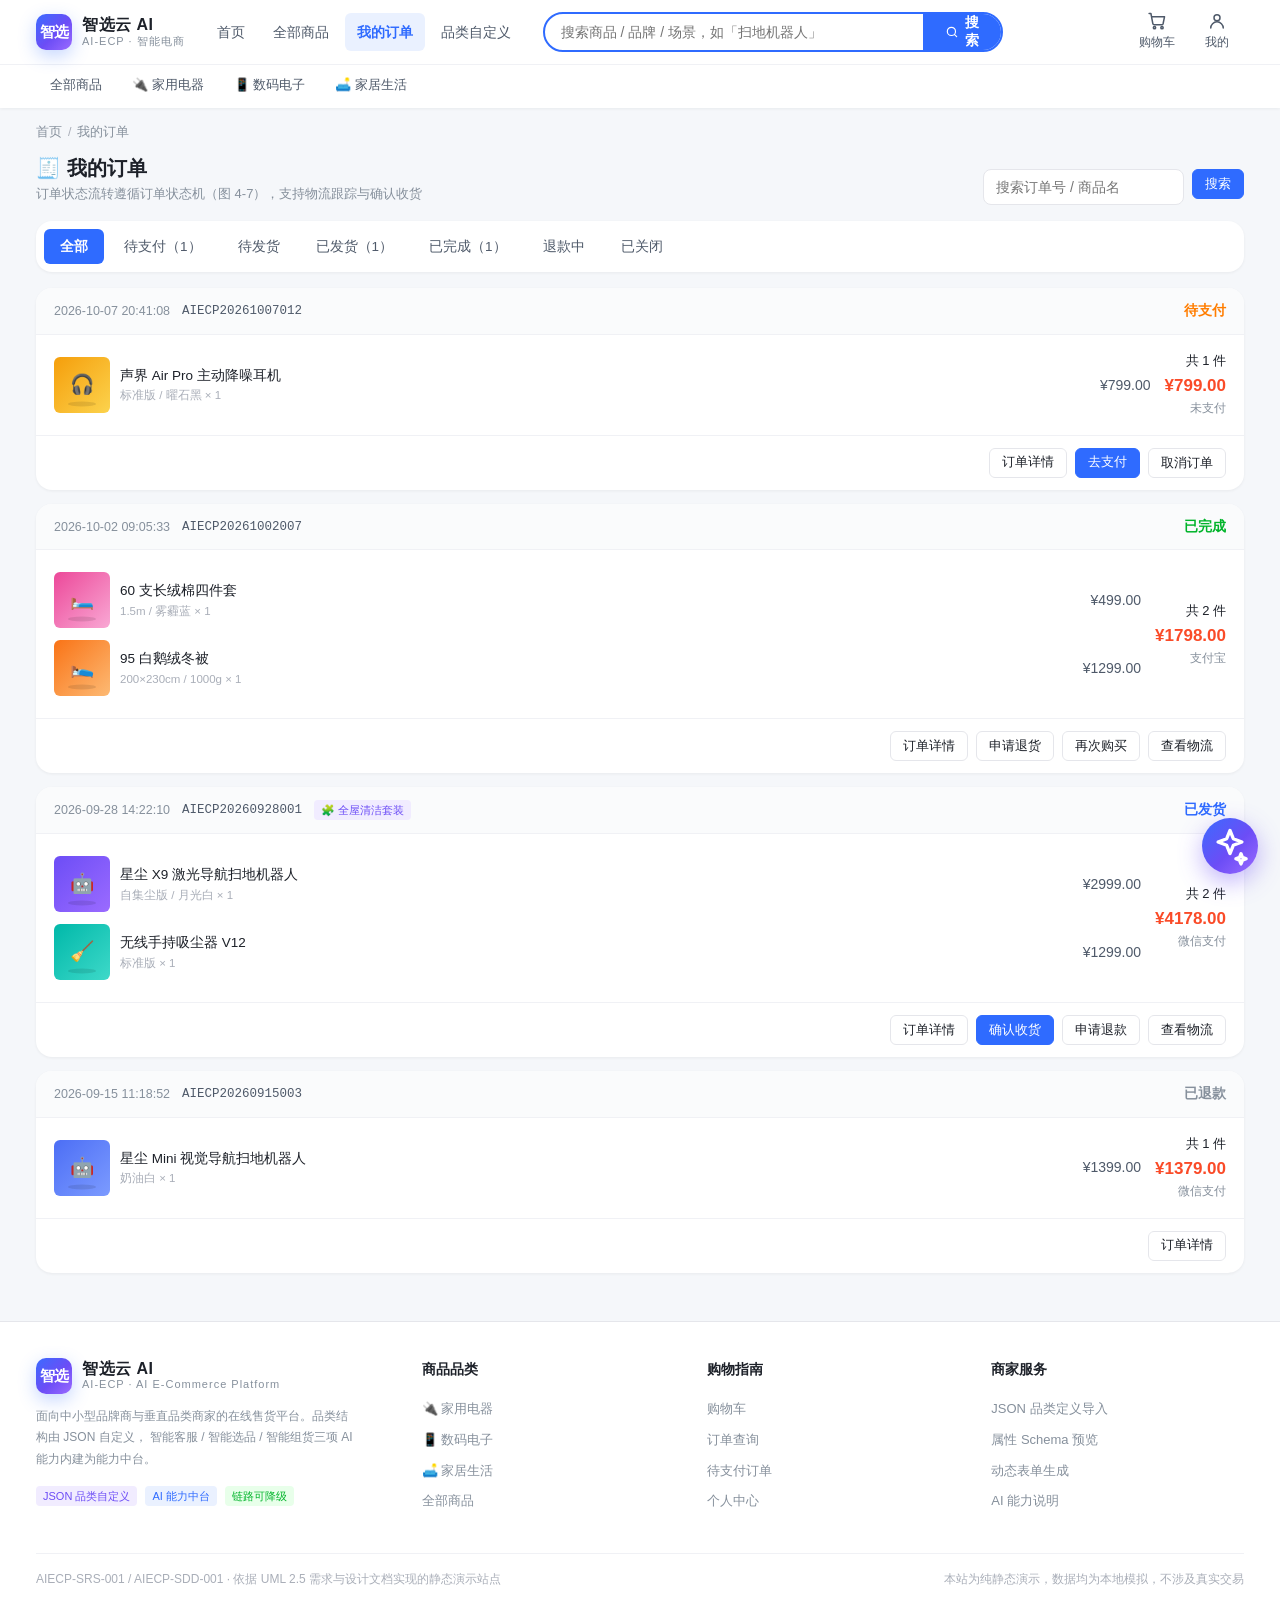
<file: orders.html>
<!DOCTYPE html>
<html lang="zh-CN">
<head>
<meta charset="UTF-8">
<meta name="viewport" content="width=device-width, initial-scale=1, viewport-fit=cover">
<title>我的订单 · 智选云 AI</title>
<link rel="stylesheet" href="assets/css/style.css">
<script src="assets/js/data.js"></script>
<script src="assets/js/store.js"></script>
<script src="assets/js/ai.js"></script>
<script src="assets/js/ui.js"></script>
</head>
<body>

<div id="header-root"></div>
<script>AIECP.UI.renderHeader('orders');</script>

<div class="container">
  <div class="crumb">
    <a href="index.html">首页</a><span class="sep">/</span><span>我的订单</span>
  </div>

  <div class="section-head">
    <div>
      <h2 class="section-title">🧾 我的订单</h2>
      <div class="section-sub">订单状态流转遵循订单状态机（图 4-7），支持物流跟踪与确认收货</div>
    </div>
    <div class="row gap8">
      <input id="orderSearch" placeholder="搜索订单号 / 商品名" style="height:36px;border:1px solid var(--line);border-radius:8px;padding:0 12px;outline:none;min-width:200px">
      <button class="btn btn-sm btn-primary" onclick="AIECP.Pages.orders.render()">搜索</button>
    </div>
  </div>

  <div class="status-tabs" id="statusTabs"></div>

  <div class="mt16" id="orderList"></div>
</div>

<div id="footer-root"></div>
<div id="mt-root"></div>
<script>AIECP.UI.tail();</script>
<script src="assets/js/orders.js"></script>
</body>
</html>
</file>
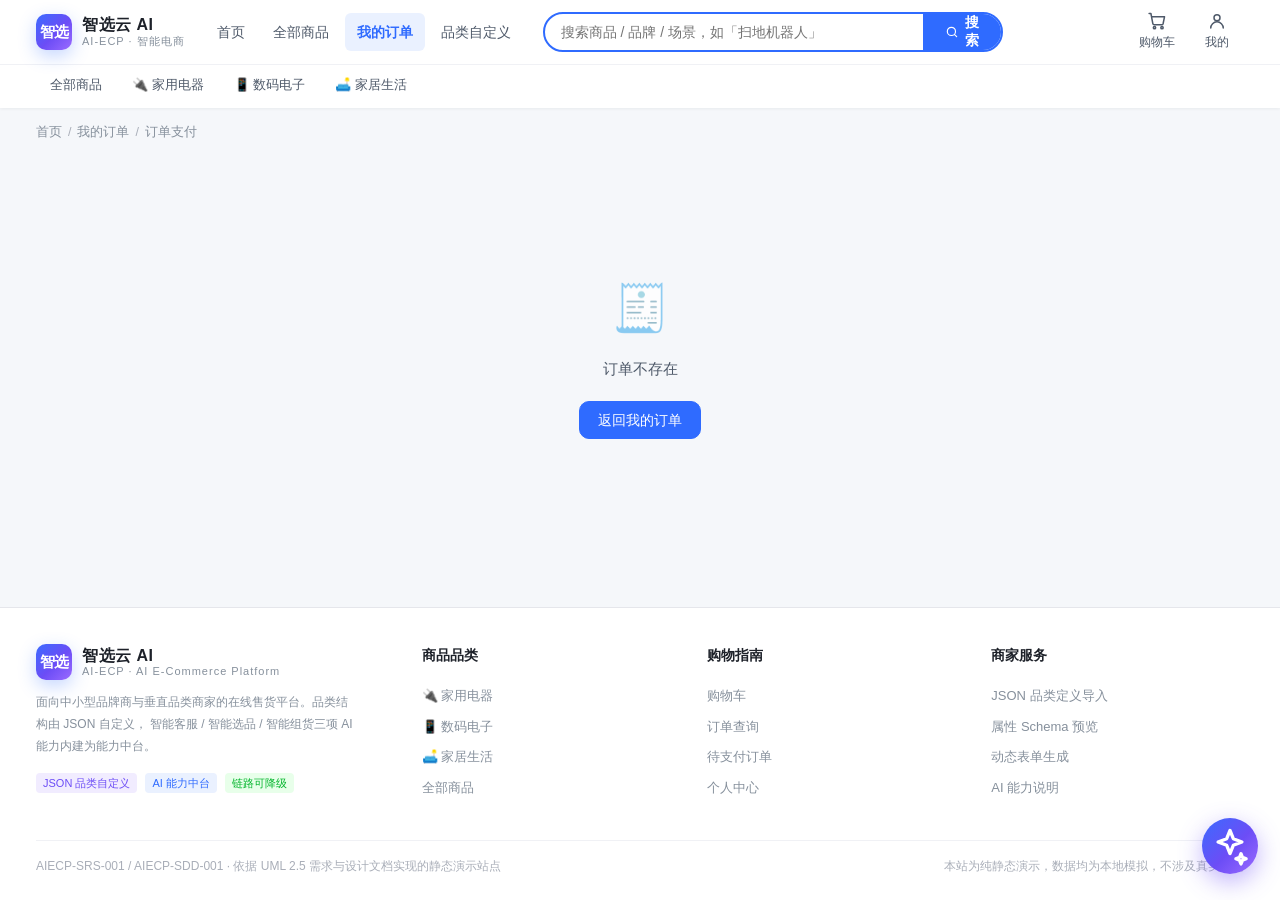
<file: pay.html>
<!DOCTYPE html>
<html lang="zh-CN">
<head>
<meta charset="UTF-8">
<meta name="viewport" content="width=device-width, initial-scale=1, viewport-fit=cover">
<title>订单支付 · 智选云 AI</title>
<link rel="stylesheet" href="assets/css/style.css">
<script src="assets/js/data.js"></script>
<script src="assets/js/store.js"></script>
<script src="assets/js/ai.js"></script>
<script src="assets/js/ui.js"></script>
</head>
<body>

<div id="header-root"></div>
<script>AIECP.UI.renderHeader('orders');</script>

<div class="container">
  <div class="crumb">
    <a href="index.html">首页</a><span class="sep">/</span>
    <a href="orders.html">我的订单</a><span class="sep">/</span><span>订单支付</span>
  </div>

  <div id="payBox"></div>
</div>

<div id="footer-root"></div>
<div id="mt-root"></div>
<script>AIECP.UI.tail();</script>
<script src="assets/js/pay.js"></script>
</body>
</html>
</file>
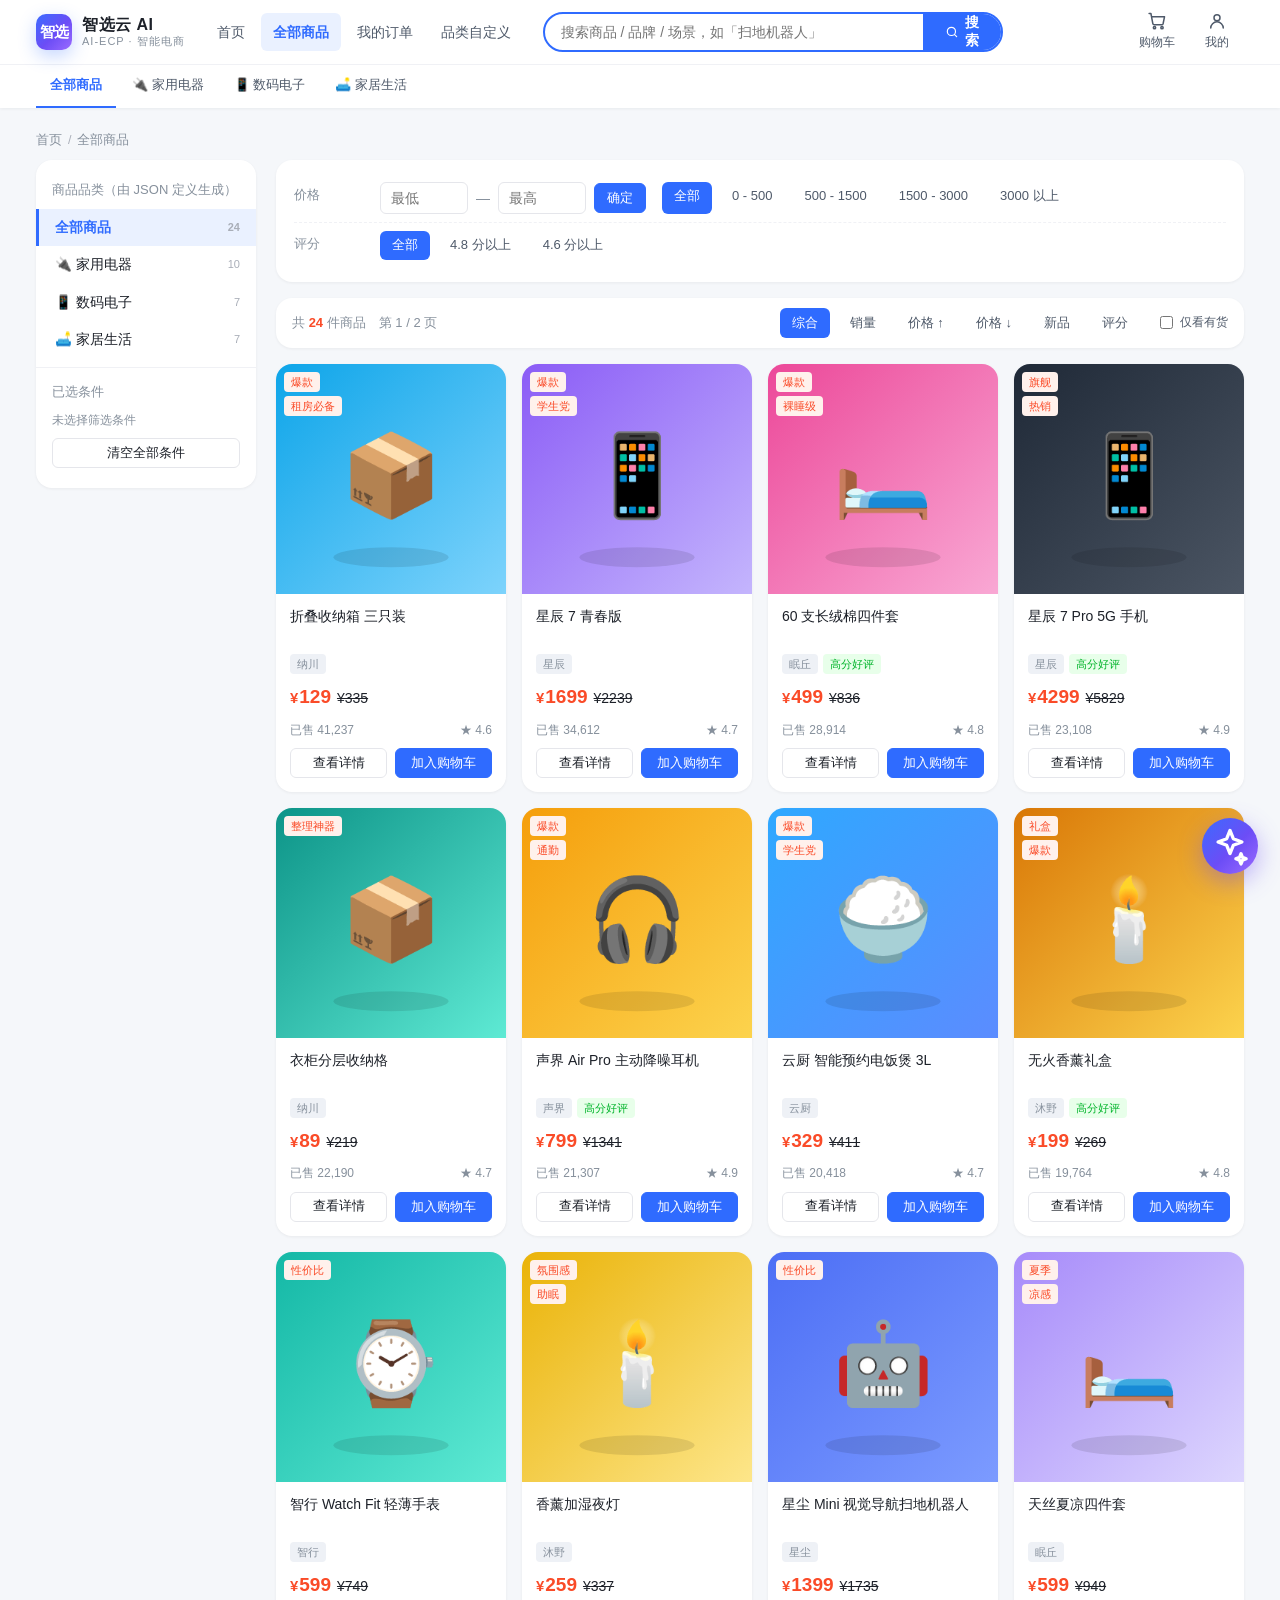
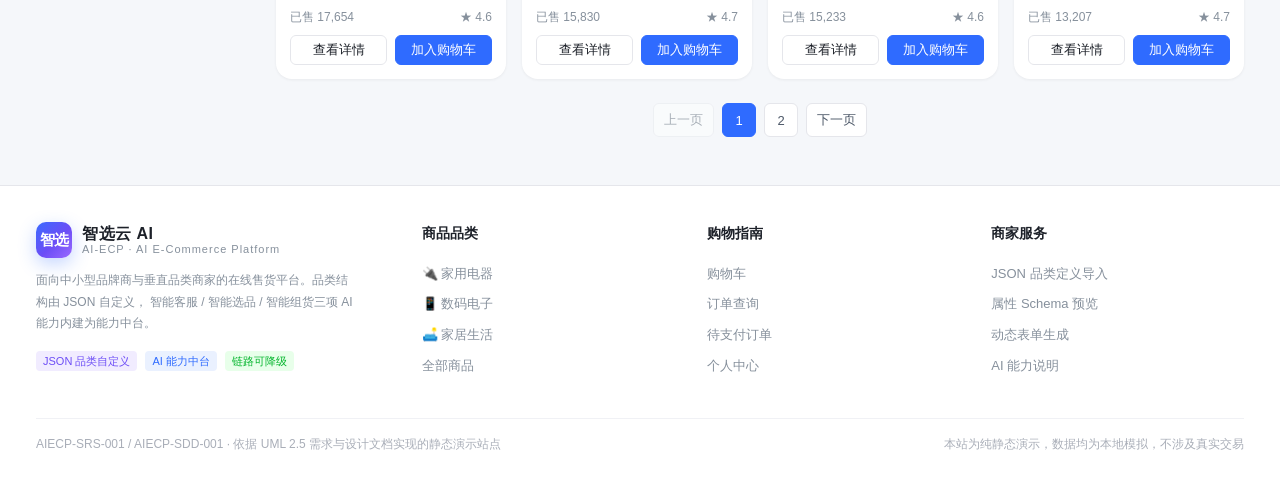
<file: products.html>
<!DOCTYPE html>
<html lang="zh-CN">
<head>
<meta charset="UTF-8">
<meta name="viewport" content="width=device-width, initial-scale=1, viewport-fit=cover">
<title>商品分类与列表 · 智选云 AI</title>
<link rel="stylesheet" href="assets/css/style.css">
<script src="assets/js/data.js"></script>
<script src="assets/js/store.js"></script>
<script src="assets/js/ai.js"></script>
<script src="assets/js/ui.js"></script>
</head>
<body>

<div id="header-root"></div>
<script>AIECP.UI.renderHeader('products');</script>

<div class="container">
  <div id="crumbBox" class="mt8"></div>

  <!-- ============ AI 选品位（关键词/场景检索时展示） ============ -->
  <div class="ai-panel mb16 hide" id="aiRecPanel">
    <div class="ai-panel-head">
      <div class="aph-icon">✨</div>
      <div>
        <h3>智能选品 · 你可能还想要</h3>
        <div class="aph-sub" id="aiRecSub">基于画像与场景上下文的多路召回结果</div>
      </div>
      <div class="aph-right" id="aiRecTrace"></div>
    </div>
    <div class="ai-panel-body">
      <div class="product-grid cols-5" id="aiRecGrid"></div>
    </div>
  </div>

  <div class="list-layout">
    <!-- ==================== 品类树侧栏 ==================== -->
    <aside class="cat-panel">
      <div class="cat-panel-title">商品品类（由 JSON 定义生成）</div>
      <div id="catTree"></div>
      <div class="cat-panel-title" style="border-top:1px solid var(--line-2);margin-top:8px;padding-top:14px">已选条件</div>
      <div style="padding:0 16px 12px">
        <div class="row gap4 wrap" id="chosenBox"></div>
        <button class="btn btn-sm btn-block mt8" onclick="AIECP.Pages.list.resetAll()">清空全部条件</button>
      </div>
    </aside>

    <!-- ==================== 主列表区 ==================== -->
    <div>
      <div class="filter-bar" id="filterBar"></div>

      <div class="sort-bar">
        <span class="sb-total" id="totalText"></span>
        <span class="sort-item" data-sort="default">综合</span>
        <span class="sort-item" data-sort="sales">销量</span>
        <span class="sort-item" data-sort="priceAsc">价格 ↑</span>
        <span class="sort-item" data-sort="priceDesc">价格 ↓</span>
        <span class="sort-item" data-sort="new">新品</span>
        <span class="sort-item" data-sort="rating">评分</span>
        <label class="row center gap4 small text-2" style="margin-left:8px;cursor:pointer">
          <input type="checkbox" id="inStockOnly"> 仅看有货
        </label>
      </div>

      <div class="product-grid mt16" id="productGrid"></div>
      <div class="pager" id="pager"></div>
    </div>
  </div>
</div>

<div id="footer-root"></div>
<div id="mt-root"></div>
<script>AIECP.UI.tail();</script>
<script src="assets/js/list.js"></script>
</body>
</html>
</file>
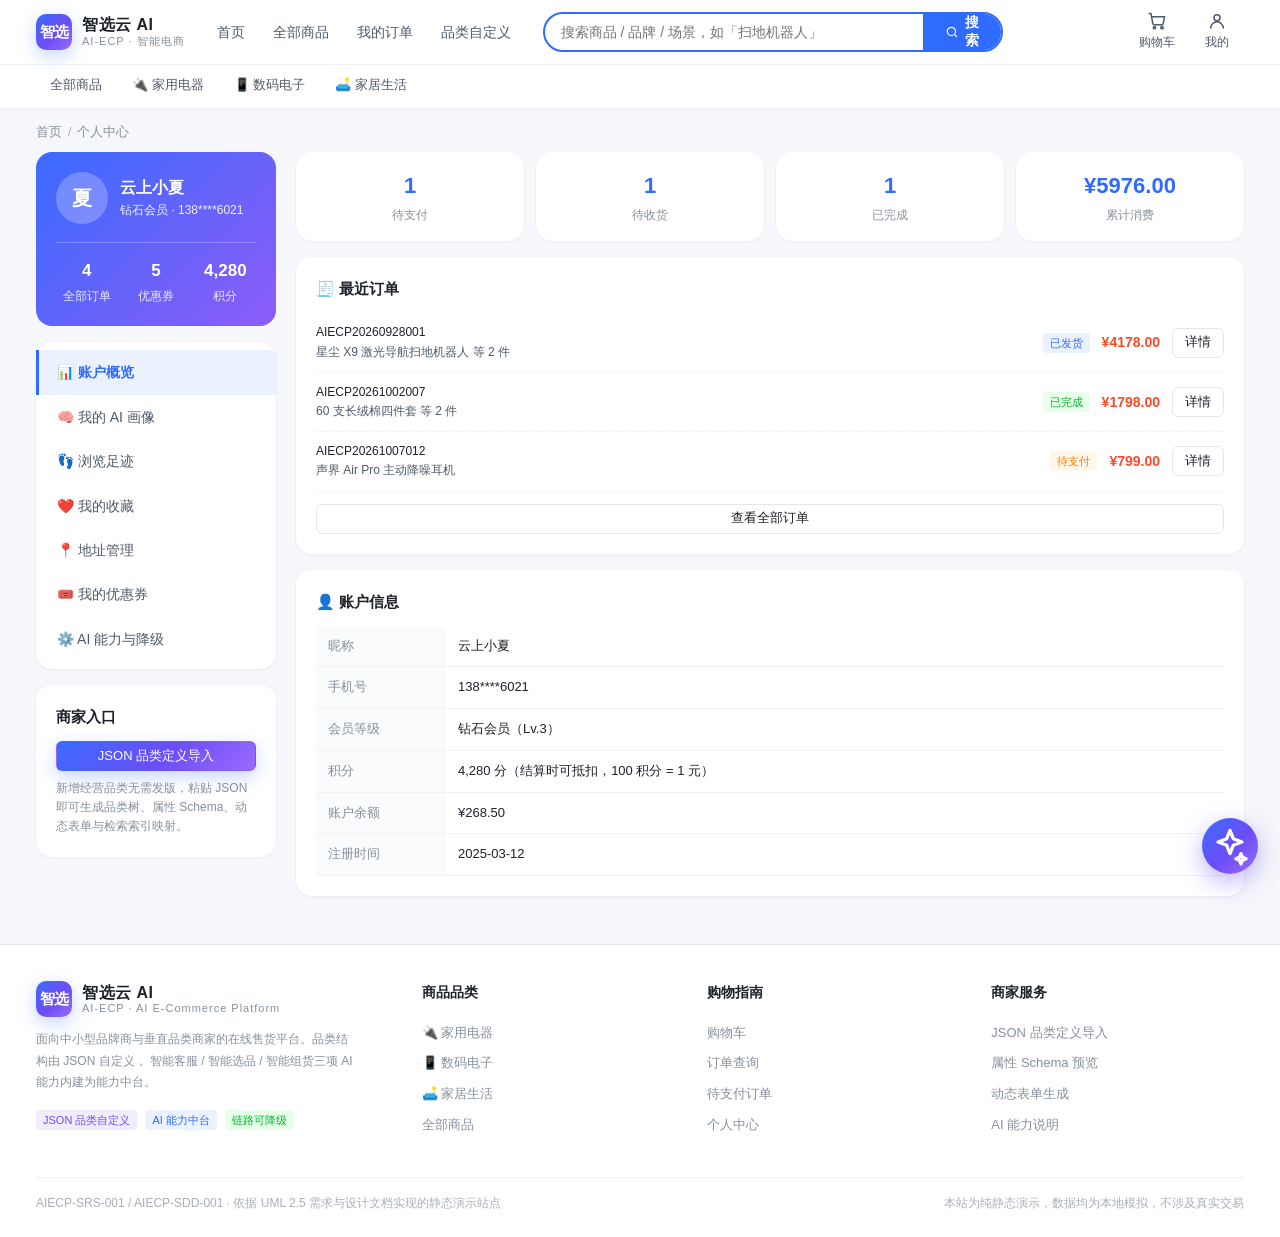
<file: user.html>
<!DOCTYPE html>
<html lang="zh-CN">
<head>
<meta charset="UTF-8">
<meta name="viewport" content="width=device-width, initial-scale=1, viewport-fit=cover">
<title>个人中心 · 智选云 AI</title>
<link rel="stylesheet" href="assets/css/style.css">
<script src="assets/js/data.js"></script>
<script src="assets/js/store.js"></script>
<script src="assets/js/ai.js"></script>
<script src="assets/js/ui.js"></script>
</head>
<body>

<div id="header-root"></div>
<script>AIECP.UI.renderHeader('user');</script>

<div class="container">
  <div class="crumb">
    <a href="index.html">首页</a><span class="sep">/</span><span>个人中心</span>
  </div>

  <div class="profile-layout">
    <!-- ==================== 侧栏 ==================== -->
    <aside>
      <div class="user-card">
        <div class="uc-top">
          <div class="avatar" id="ucAvatar">夏</div>
          <div>
            <div style="font-size:16px;font-weight:600" id="ucName"></div>
            <div class="small" style="opacity:.9" id="ucLevel"></div>
          </div>
        </div>
        <div class="uc-stats">
          <div><b id="ucOrders">0</b><span>全部订单</span></div>
          <div><b id="ucCoupons">0</b><span>优惠券</span></div>
          <div><b id="ucPoints">0</b><span>积分</span></div>
        </div>
      </div>
      <div class="side-nav">
        <a href="#overview" class="active" data-tab="overview">📊 账户概览</a>
        <a href="#profile" data-tab="profile">🧠 我的 AI 画像</a>
        <a href="#footprint" data-tab="footprint">👣 浏览足迹</a>
        <a href="#fav" data-tab="fav">❤️ 我的收藏</a>
        <a href="#address" data-tab="address">📍 地址管理</a>
        <a href="#coupon" data-tab="coupon">🎟️ 我的优惠券</a>
        <a href="#aisetting" data-tab="aisetting">⚙️ AI 能力与降级</a>
      </div>
      <div class="card card-pad mt16">
        <div class="block-title">商家入口</div>
        <a class="btn btn-sm btn-block btn-ai" href="category-import.html">JSON 品类定义导入</a>
        <p class="small text-3 mt8">新增经营品类无需发版，粘贴 JSON 即可生成品类树、属性 Schema、动态表单与检索索引映射。</p>
      </div>
    </aside>

    <!-- ==================== 主区 ==================== -->
    <div id="profileMain"></div>
  </div>
</div>

<div id="footer-root"></div>
<div id="mt-root"></div>
<script>AIECP.UI.tail();</script>
<script src="assets/js/user.js"></script>
</body>
</html>
</file>
<file: assets/css/style.css>
/* =====================================================================
 * 智选云 AI 电商在线售货系统 (AI-ECP) —— 全站样式
 * 设计约定：浅色主题 · 科技蓝 + AI 紫 · 价格红 · 响应式（360px 起）
 * ===================================================================== */

/* ------------------------------ 设计令牌 ------------------------------ */
:root {
  --brand: #2f6bff;
  --brand-dark: #1c4fd6;
  --brand-soft: #eaf1ff;
  --ai: #6c4df6;
  --ai-soft: #f1ecff;
  --ai-grad: linear-gradient(135deg, #3b6bff 0%, #6c4df6 55%, #9b6bff 100%);
  --price: #fa4b28;
  --price-dark: #e0340f;
  --success: #00b42a;
  --success-soft: #e8ffea;
  --warning: #ff7d00;
  --warning-soft: #fff7e8;
  --danger: #f5222d;
  --danger-soft: #ffece8;

  --text: #1d2129;
  --text-2: #4e5969;
  --text-3: #86909c;
  --text-4: #a9aeb8;
  --line: #e5e6eb;
  --line-2: #f0f1f5;
  --bg: #f5f7fa;
  --bg-2: #eef1f6;
  --card: #ffffff;

  --r-s: 6px;
  --r-m: 10px;
  --r-l: 16px;
  --r-xl: 22px;
  --sh-1: 0 1px 3px rgba(29, 33, 41, .06);
  --sh-2: 0 4px 16px rgba(29, 33, 41, .08);
  --sh-3: 0 12px 32px rgba(29, 33, 41, .12);
  --sh-brand: 0 6px 18px rgba(47, 107, 255, .28);

  --header-h: 64px;
  --max-w: 1240px;
  --font: "PingFang SC", "Microsoft YaHei", "Hiragino Sans GB", "Helvetica Neue", Arial, sans-serif;
}

/* -------------------------------- 基础 -------------------------------- */
* { box-sizing: border-box; }
html, body { margin: 0; padding: 0; }
body {
  font-family: var(--font);
  color: var(--text);
  background: var(--bg);
  font-size: 14px;
  line-height: 1.6;
  -webkit-font-smoothing: antialiased;
  padding-bottom: 0;
}
a { color: inherit; text-decoration: none; }
img { display: block; max-width: 100%; }
button, input, select, textarea { font-family: inherit; font-size: inherit; color: inherit; }
button { cursor: pointer; border: none; background: none; }
ul, ol { margin: 0; padding: 0; list-style: none; }
h1, h2, h3, h4, h5 { margin: 0; font-weight: 600; }
p { margin: 0; }
table { border-collapse: collapse; width: 100%; }
::selection { background: var(--brand-soft); }
.hide { display: none !important; }
.sr-only { position: absolute; width: 1px; height: 1px; overflow: hidden; clip: rect(0 0 0 0); }

.container { width: 100%; max-width: var(--max-w); margin: 0 auto; padding: 0 16px; }
.row { display: flex; }
.col { display: flex; flex-direction: column; }
.grow { flex: 1; }
.between { justify-content: space-between; }
.center { align-items: center; }
.wrap { flex-wrap: wrap; }
.gap4 { gap: 4px; } .gap8 { gap: 8px; } .gap12 { gap: 12px; }
.gap16 { gap: 16px; } .gap20 { gap: 20px; } .gap24 { gap: 24px; }
.mt8 { margin-top: 8px; } .mt12 { margin-top: 12px; } .mt16 { margin-top: 16px; }
.mt24 { margin-top: 24px; } .mt32 { margin-top: 32px; } .mb8 { margin-bottom: 8px; }
.mb12 { margin-bottom: 12px; } .mb16 { margin-bottom: 16px; } .mb24 { margin-bottom: 24px; }
.text-2 { color: var(--text-2); }
.text-3 { color: var(--text-3); }
.text-brand { color: var(--brand); }
.text-price { color: var(--price); }
.text-success { color: var(--success); }
.text-warning { color: var(--warning); }
.text-danger { color: var(--danger); }
.small { font-size: 12px; }
.mono { font-variant-numeric: tabular-nums; }
.ellipsis { overflow: hidden; text-overflow: ellipsis; white-space: nowrap; }
.clamp2 {
  display: -webkit-box; -webkit-line-clamp: 2; -webkit-box-orient: vertical;
  overflow: hidden;
}

/* ------------------------------- 头部 -------------------------------- */
.site-header { position: sticky; top: 0; z-index: 60; background: #fff; box-shadow: var(--sh-1); }
.header-topbar { height: var(--header-h); display: flex; align-items: center; gap: 20px; }
.logo { display: flex; align-items: center; gap: 10px; flex-shrink: 0; }
.logo-mark {
  width: 36px; height: 36px; border-radius: 10px; background: var(--ai-grad);
  display: grid; place-items: center; color: #fff; font-weight: 700; font-size: 15px;
  box-shadow: var(--sh-brand); letter-spacing: -.5px;
}
.logo-text { display: flex; flex-direction: column; line-height: 1.15; }
.logo-text b { font-size: 16px; letter-spacing: .5px; }
.logo-text span { font-size: 11px; color: var(--text-3); letter-spacing: 1px; }

.nav-links { display: flex; gap: 4px; }
.nav-links a {
  padding: 8px 12px; border-radius: var(--r-s); color: var(--text-2);
  font-size: 14px; transition: .18s;
}
.nav-links a:hover { color: var(--brand); background: var(--brand-soft); }
.nav-links a.active { color: var(--brand); font-weight: 600; background: var(--brand-soft); }

.search-box { flex: 1; max-width: 460px; position: relative; }
.search-box form { display: flex; align-items: center; height: 40px; border: 2px solid var(--brand); border-radius: 999px; overflow: hidden; background: #fff; }
.search-box input { flex: 1; height: 100%; border: none; outline: none; padding: 0 16px; background: transparent; min-width: 0; }
.search-box button {
  height: 100%; padding: 0 22px; background: var(--brand); color: #fff; font-weight: 600;
  display: flex; align-items: center; gap: 6px;
}
.search-box button:hover { background: var(--brand-dark); }
.search-tips { position: absolute; top: 44px; left: 0; right: 0; background: #fff; border: 1px solid var(--line); border-radius: var(--r-m); box-shadow: var(--sh-2); padding: 8px; z-index: 20; }
.search-tips .tip-item { padding: 7px 12px; border-radius: var(--r-s); cursor: pointer; color: var(--text-2); }
.search-tips .tip-item:hover { background: var(--bg); color: var(--brand); }
.search-tips .tip-title { font-size: 12px; color: var(--text-3); padding: 4px 12px; }

.header-actions { display: flex; align-items: center; gap: 6px; margin-left: auto; }
.icon-btn {
  position: relative; display: flex; flex-direction: column; align-items: center; justify-content: center;
  min-width: 54px; height: 50px; border-radius: var(--r-m); color: var(--text-2); font-size: 12px; gap: 2px; transition: .18s;
}
.icon-btn:hover { color: var(--brand); background: var(--brand-soft); }
.icon-btn svg { width: 20px; height: 20px; }
.cart-badge {
  position: absolute; top: 4px; right: 8px; min-width: 17px; height: 17px; padding: 0 5px;
  background: var(--price); color: #fff; border-radius: 999px; font-size: 11px; line-height: 17px;
  text-align: center; font-weight: 600; box-shadow: 0 0 0 2px #fff;
}

.cat-bar { border-top: 1px solid var(--line-2); }
.cat-bar-inner { display: flex; gap: 2px; overflow-x: auto; scrollbar-width: none; }
.cat-bar-inner::-webkit-scrollbar { display: none; }
.cat-bar a {
  padding: 10px 14px; font-size: 13px; color: var(--text-2); white-space: nowrap;
  border-bottom: 2px solid transparent; display: flex; align-items: center; gap: 6px;
}
.cat-bar a:hover { color: var(--brand); }
.cat-bar a.active { color: var(--brand); font-weight: 600; border-bottom-color: var(--brand); }

/* ------------------------------- 页脚 -------------------------------- */
.site-footer { background: #fff; margin-top: 48px; border-top: 1px solid var(--line); }
.footer-main { display: grid; grid-template-columns: 1.4fr repeat(3, 1fr); gap: 32px; padding: 36px 0; }
.footer-title { font-size: 14px; font-weight: 600; margin-bottom: 14px; }
.footer-list li { font-size: 13px; color: var(--text-3); padding: 5px 0; }
.footer-list a:hover { color: var(--brand); }
.footer-bottom {
  border-top: 1px solid var(--line-2); padding: 16px 0 24px; font-size: 12px; color: var(--text-4);
  display: flex; justify-content: space-between; gap: 12px; flex-wrap: wrap;
}

/* ------------------------------- 通用 -------------------------------- */
.card { background: var(--card); border-radius: var(--r-l); box-shadow: var(--sh-1); }
.card-pad { padding: 20px; }
.section { margin-top: 32px; }
.section-head { display: flex; align-items: flex-end; justify-content: space-between; margin-bottom: 16px; gap: 12px; }
.section-title { font-size: 20px; font-weight: 700; display: flex; align-items: center; gap: 8px; }
.section-sub { font-size: 13px; color: var(--text-3); }
.link-more { font-size: 13px; color: var(--text-3); }
.link-more:hover { color: var(--brand); }

.btn {
  display: inline-flex; align-items: center; justify-content: center; gap: 6px;
  height: 38px; padding: 0 18px; border-radius: var(--r-m); font-size: 14px; font-weight: 500;
  border: 1px solid var(--line); background: #fff; color: var(--text); transition: .18s;
}
.btn:hover { border-color: var(--brand); color: var(--brand); }
.btn-primary { background: var(--brand); border-color: var(--brand); color: #fff; }
.btn-primary:hover { background: var(--brand-dark); border-color: var(--brand-dark); color: #fff; }
.btn-ai { background: var(--ai-grad); border-color: transparent; color: #fff; box-shadow: var(--sh-brand); }
.btn-ai:hover { color: #fff; filter: brightness(1.06); }
.btn-danger { background: var(--price); border-color: var(--price); color: #fff; }
.btn-danger:hover { background: var(--price-dark); border-color: var(--price-dark); color: #fff; }
.btn-lg { height: 46px; padding: 0 26px; font-size: 15px; border-radius: 999px; }
.btn-sm { height: 30px; padding: 0 12px; font-size: 13px; border-radius: var(--r-s); }
.btn-block { width: 100%; }
.btn:disabled { opacity: .5; cursor: not-allowed; }
.btn-ghost { background: transparent; }

.tag { display: inline-flex; align-items: center; padding: 1px 7px; border-radius: 4px; font-size: 11px; line-height: 18px; }
.tag-brand { background: var(--brand-soft); color: var(--brand); }
.tag-ai { background: var(--ai-soft); color: var(--ai); }
.tag-price { background: #fff1ec; color: var(--price); }
.tag-success { background: var(--success-soft); color: var(--success); }
.tag-warning { background: var(--warning-soft); color: var(--warning); }
.tag-muted { background: var(--bg-2); color: var(--text-3); }

.pill { display: inline-flex; align-items: center; gap: 4px; padding: 4px 10px; border-radius: 999px; font-size: 12px; background: var(--bg-2); color: var(--text-2); }
.pill.active { background: var(--brand); color: #fff; }
.pill.clickable { cursor: pointer; transition: .16s; }
.pill.clickable:hover { background: var(--brand-soft); color: var(--brand); }
.pill.clickable.active:hover { background: var(--brand-dark); color: #fff; }

.price { color: var(--price); font-weight: 700; font-variant-numeric: tabular-nums; }
.price .sym { font-size: .78em; margin-right: 1px; }
.price del { color: var(--text-4); font-weight: 400; font-size: 12px; margin-left: 6px; }

.empty { padding: 56px 20px; text-align: center; color: var(--text-3); }
.empty-icon { font-size: 46px; margin-bottom: 12px; opacity: .8; }
.empty-title { font-size: 15px; color: var(--text-2); margin-bottom: 4px; }

/* ----------------------------- 首页 Hero ----------------------------- */
.hero { display: grid; grid-template-columns: 1fr 320px; gap: 16px; margin-top: 20px; }
.hero-main {
  position: relative; height: 320px; border-radius: var(--r-xl); overflow: hidden;
  background: var(--ai-grad); color: #fff; padding: 34px 38px; display: flex; flex-direction: column; justify-content: center;
}
.hero-main::after {
  content: ""; position: absolute; right: -60px; top: -60px; width: 320px; height: 320px;
  background: radial-gradient(circle, rgba(255,255,255,.28), transparent 70%);
}
.hero-badge { display: inline-flex; align-items: center; gap: 6px; background: rgba(255,255,255,.2); padding: 4px 12px; border-radius: 999px; font-size: 12px; width: fit-content; backdrop-filter: blur(4px); }
.hero-title { font-size: 34px; font-weight: 800; margin: 14px 0 8px; letter-spacing: .5px; }
.hero-desc { font-size: 14px; opacity: .92; max-width: 420px; }
.hero-actions { display: flex; gap: 10px; margin-top: 22px; }
.hero-actions .btn { background: rgba(255,255,255,.94); border-color: transparent; color: var(--brand); }
.hero-actions .btn.ghost-light { background: rgba(255,255,255,.16); color: #fff; backdrop-filter: blur(4px); }
.hero-side { display: grid; grid-template-rows: 1fr 1fr; gap: 16px; }
.hero-card {
  border-radius: var(--r-l); padding: 20px; color: #fff; display: flex; flex-direction: column; justify-content: center;
  position: relative; overflow: hidden; cursor: pointer; transition: .2s;
}
.hero-card:hover { transform: translateY(-2px); box-shadow: var(--sh-2); }
.hero-card b { font-size: 18px; }
.hero-card span { font-size: 12px; opacity: .9; }
.hero-card .hc-tag { position: absolute; right: 14px; top: 14px; font-size: 11px; background: rgba(255,255,255,.25); padding: 2px 8px; border-radius: 999px; }
.t-blue { background: linear-gradient(135deg, #2f6bff, #4ea8ff); }
.t-violet { background: linear-gradient(135deg, #6c4df6, #a97bff); }
.t-orange { background: linear-gradient(135deg, #ff7d00, #ffb35c); }

.notice-bar { display: flex; align-items: center; gap: 10px; margin-top: 16px; background: #fff; border-radius: var(--r-m); padding: 10px 16px; box-shadow: var(--sh-1); font-size: 13px; color: var(--text-2); }
.notice-bar .nb-label { color: var(--ai); font-weight: 600; display: flex; align-items: center; gap: 5px; }

/* --------------------------- AI 能力卡片区 --------------------------- */
.ai-grid { display: grid; grid-template-columns: repeat(3, 1fr); gap: 16px; }
.ai-feature {
  background: #fff; border-radius: var(--r-l); padding: 20px; box-shadow: var(--sh-1);
  border: 1px solid transparent; background-clip: padding-box; position: relative; overflow: hidden; transition: .2s;
}
.ai-feature::before {
  content: ""; position: absolute; inset: 0; border-radius: var(--r-l); padding: 1px;
  background: linear-gradient(135deg, rgba(59,107,255,.5), rgba(155,107,255,.35), rgba(255,255,255,0));
  -webkit-mask: linear-gradient(#000 0 0) content-box, linear-gradient(#000 0 0);
  -webkit-mask-composite: xor; mask-composite: exclude; pointer-events: none;
}
.ai-feature:hover { transform: translateY(-3px); box-shadow: var(--sh-2); }
.ai-feature .af-icon { width: 42px; height: 42px; border-radius: 12px; background: var(--ai-grad); display: grid; place-items: center; font-size: 20px; color: #fff; }
.ai-feature h4 { font-size: 15px; margin: 12px 0 6px; }
.ai-feature p { font-size: 12.5px; color: var(--text-3); line-height: 1.7; }
.ai-feature .af-meta { font-size: 11px; color: var(--text-4); margin-top: 10px; font-family: ui-monospace, Consolas, monospace; }

/* ------------------------------ 商品卡片 ------------------------------ */
.product-grid { display: grid; grid-template-columns: repeat(4, 1fr); gap: 16px; }
.product-grid.cols-5 { grid-template-columns: repeat(5, 1fr); }
.p-card {
  background: #fff; border-radius: var(--r-l); overflow: hidden; box-shadow: var(--sh-1);
  transition: .2s; position: relative; display: flex; flex-direction: column;
}
.p-card:hover { transform: translateY(-4px); box-shadow: var(--sh-3); }
.p-card-media { position: relative; aspect-ratio: 1/1; overflow: hidden; background: var(--bg-2); }
.p-card-media img { width: 100%; height: 100%; object-fit: cover; transition: .3s; }
.p-card:hover .p-card-media img { transform: scale(1.05); }
.p-card-flag { position: absolute; left: 8px; top: 8px; display: flex; flex-direction: column; gap: 4px; align-items: flex-start; }
.p-card-recall {
  position: absolute; left: 8px; bottom: 8px; background: rgba(108,77,246,.92); color: #fff;
  font-size: 11px; padding: 2px 8px; border-radius: 999px; backdrop-filter: blur(4px);
}
.p-card-body { padding: 12px 14px 14px; display: flex; flex-direction: column; gap: 8px; flex: 1; }
.p-card-title { font-size: 14px; line-height: 1.45; height: 40px; overflow: hidden; }
.p-card:hover .p-card-title { color: var(--brand); }
.p-card-tags { display: flex; gap: 5px; flex-wrap: wrap; min-height: 18px; }
.p-card-price { display: flex; align-items: baseline; gap: 6px; flex-wrap: wrap; }
.p-card-price .price { font-size: 19px; }
.p-card-meta { display: flex; justify-content: space-between; font-size: 12px; color: var(--text-3); }
.p-card-reason {
  font-size: 12px; color: var(--ai); background: var(--ai-soft); border-radius: var(--r-s);
  padding: 5px 8px; line-height: 1.5; display: flex; gap: 5px; align-items: flex-start;
}
.p-card-actions { display: flex; gap: 8px; }
.p-card-actions .btn { flex: 1; }

/* ------------------------------ 筛选与列表 ------------------------------ */
.list-layout { display: grid; grid-template-columns: 220px 1fr; gap: 20px; align-items: start; }
.cat-panel { background: #fff; border-radius: var(--r-l); box-shadow: var(--sh-1); padding: 8px 0; position: sticky; top: calc(var(--header-h) + 60px); }
.cat-panel-title { padding: 12px 16px 8px; font-size: 13px; color: var(--text-3); }
.cat-node { padding: 8px 16px; font-size: 13.5px; cursor: pointer; display: flex; align-items: center; justify-content: space-between; gap: 6px; border-left: 3px solid transparent; }
.cat-node:hover { background: var(--bg); }
.cat-node.active { background: var(--brand-soft); color: var(--brand); font-weight: 600; border-left-color: var(--brand); }
.cat-node .cn-count { font-size: 11px; color: var(--text-4); }
.cat-node.child { padding-left: 30px; font-size: 13px; }
.cat-node.leaf { padding-left: 44px; font-size: 12.5px; color: var(--text-2); }

.filter-bar { background: #fff; border-radius: var(--r-l); box-shadow: var(--sh-1); padding: 14px 18px; }
.filter-row { display: flex; gap: 12px; padding: 8px 0; border-bottom: 1px dashed var(--line-2); align-items: flex-start; }
.filter-row:last-child { border-bottom: none; }
.filter-label { width: 74px; flex-shrink: 0; font-size: 13px; color: var(--text-3); padding-top: 3px; }
.filter-values { display: flex; flex-wrap: wrap; gap: 8px; flex: 1; }
.filter-values .fv {
  padding: 4px 12px; border-radius: var(--r-s); font-size: 13px; color: var(--text-2); cursor: pointer; transition: .16s;
}
.filter-values .fv:hover { color: var(--brand); background: var(--brand-soft); }
.filter-values .fv.active { color: #fff; background: var(--brand); }
.price-range { display: flex; align-items: center; gap: 8px; }
.price-range input { width: 88px; height: 32px; border: 1px solid var(--line); border-radius: var(--r-s); padding: 0 10px; outline: none; }
.price-range input:focus { border-color: var(--brand); }

.sort-bar { display: flex; align-items: center; gap: 8px; background: #fff; border-radius: var(--r-l); padding: 10px 16px; box-shadow: var(--sh-1); margin-top: 16px; }
.sort-bar .sb-total { font-size: 13px; color: var(--text-3); margin-right: auto; }
.sort-bar .sb-total b { color: var(--price); }
.sort-item { padding: 5px 12px; border-radius: var(--r-s); font-size: 13px; color: var(--text-2); cursor: pointer; }
.sort-item:hover { color: var(--brand); }
.sort-item.active { background: var(--brand); color: #fff; }

.pager { display: flex; justify-content: center; align-items: center; gap: 8px; margin-top: 24px; }
.pager button {
  min-width: 34px; height: 34px; padding: 0 10px; border-radius: var(--r-s); border: 1px solid var(--line);
  background: #fff; font-size: 13px; color: var(--text-2);
}
.pager button:hover:not(:disabled) { border-color: var(--brand); color: var(--brand); }
.pager button.active { background: var(--brand); border-color: var(--brand); color: #fff; }
.pager button:disabled { opacity: .45; cursor: not-allowed; }

/* ------------------------------ 商品详情 ------------------------------ */
.detail-top { display: grid; grid-template-columns: 440px 1fr; gap: 32px; background: #fff; border-radius: var(--r-xl); padding: 24px; box-shadow: var(--sh-1); }
.gallery { }
.gallery-main { aspect-ratio: 1/1; border-radius: var(--r-l); overflow: hidden; background: var(--bg-2); }
.gallery-main img { width: 100%; height: 100%; object-fit: cover; }
.gallery-thumbs { display: flex; gap: 10px; margin-top: 12px; }
.gallery-thumbs .gt {
  width: 74px; height: 74px; border-radius: var(--r-m); overflow: hidden; border: 2px solid transparent; cursor: pointer; background: var(--bg-2);
}
.gallery-thumbs .gt.active { border-color: var(--brand); }

.d-title { font-size: 22px; font-weight: 700; line-height: 1.4; }
.d-sub { color: var(--text-3); font-size: 13px; margin-top: 6px; }
.d-meta-row { display: flex; gap: 16px; font-size: 12.5px; color: var(--text-3); margin-top: 10px; }
.d-price-box { background: linear-gradient(135deg, #fff3ee, #ffeee8); border-radius: var(--r-l); padding: 16px 20px; margin: 16px 0; }
.d-price-box .dp-main { display: flex; align-items: baseline; gap: 10px; }
.d-price-box .dp-main .price { font-size: 32px; }
.d-price-box .dp-row { display: flex; gap: 20px; font-size: 12.5px; color: var(--text-2); margin-top: 8px; flex-wrap: wrap; }
.sku-group { margin-bottom: 12px; }
.sku-group-label { font-size: 13px; color: var(--text-3); margin-bottom: 8px; }
.sku-options { display: flex; gap: 8px; flex-wrap: wrap; }
.sku-opt {
  padding: 7px 16px; border: 1px solid var(--line); border-radius: var(--r-m); font-size: 13px; cursor: pointer; transition: .16s; background: #fff;
}
.sku-opt:hover { border-color: var(--brand); color: var(--brand); }
.sku-opt.active { border-color: var(--brand); background: var(--brand-soft); color: var(--brand); font-weight: 600; }
.sku-opt.disabled { opacity: .4; cursor: not-allowed; text-decoration: line-through; }
.qty-box { display: flex; align-items: center; gap: 0; border: 1px solid var(--line); border-radius: var(--r-m); overflow: hidden; width: fit-content; }
.qty-box button { width: 34px; height: 34px; font-size: 16px; color: var(--text-2); background: #fff; }
.qty-box button:hover { background: var(--bg); color: var(--brand); }
.qty-box input { width: 52px; height: 34px; border: none; border-left: 1px solid var(--line); border-right: 1px solid var(--line); text-align: center; outline: none; }
.d-actions { display: flex; gap: 12px; margin-top: 20px; flex-wrap: wrap; }
.d-services { display: flex; gap: 18px; flex-wrap: wrap; font-size: 12.5px; color: var(--text-3); margin-top: 16px; padding-top: 14px; border-top: 1px dashed var(--line); }
.d-services span::before { content: "✓ "; color: var(--success); }

.detail-bottom { display: grid; grid-template-columns: 1fr 300px; gap: 20px; margin-top: 20px; align-items: start; }
.tabs { display: flex; gap: 4px; border-bottom: 1px solid var(--line); }
.tab { padding: 10px 18px; font-size: 14px; color: var(--text-2); cursor: pointer; border-bottom: 2px solid transparent; margin-bottom: -1px; }
.tab.active { color: var(--brand); font-weight: 600; border-bottom-color: var(--brand); }
.param-table { font-size: 13px; }
.param-table td { padding: 10px 12px; border-bottom: 1px solid var(--line-2); }
.param-table td:first-child { width: 130px; color: var(--text-3); background: #fafbfc; }
.highlight-list li { padding: 6px 0 6px 20px; position: relative; color: var(--text-2); font-size: 13.5px; }
.highlight-list li::before { content: "•"; position: absolute; left: 6px; color: var(--brand); }

/* ------------------------------ 组货模块 ------------------------------ */
.ai-panel { background: #fff; border-radius: var(--r-xl); box-shadow: var(--sh-1); overflow: hidden; }
.ai-panel-head {
  display: flex; align-items: center; gap: 10px; padding: 16px 20px;
  background: linear-gradient(120deg, #f4f1ff, #eef3ff); border-bottom: 1px solid var(--line-2);
}
.ai-panel-head .aph-icon { width: 32px; height: 32px; border-radius: 9px; background: var(--ai-grad); display: grid; place-items: center; color: #fff; font-size: 16px; }
.ai-panel-head h3 { font-size: 16px; }
.ai-panel-head .aph-sub { font-size: 12px; color: var(--text-3); }
.ai-panel-head .aph-right { margin-left: auto; font-size: 11px; color: var(--text-4); font-family: ui-monospace, Consolas, monospace; }
.ai-panel-body { padding: 18px 20px; }

.bundle-card { border: 1px solid var(--line); border-radius: var(--r-l); padding: 16px; margin-bottom: 14px; transition: .18s; }
.bundle-card:hover { border-color: var(--ai); box-shadow: var(--sh-2); }
.bundle-card.is-main { border-color: rgba(108,77,246,.5); background: linear-gradient(180deg, #fbfaff, #fff); }
.bc-head { display: flex; align-items: center; gap: 10px; margin-bottom: 12px; }
.bc-head .bc-name { font-size: 15px; font-weight: 600; }
.bc-items { display: flex; align-items: center; gap: 10px; flex-wrap: wrap; }
.bc-item { display: flex; align-items: center; gap: 8px; width: 100%; padding: 8px 0; border-bottom: 1px dashed var(--line-2); }
.bc-item:last-child { border-bottom: none; }
.bc-item img { width: 48px; height: 48px; border-radius: var(--r-s); object-fit: cover; }
.bc-item .bci-name { flex: 1; font-size: 13px; min-width: 0; }
.bc-item .bci-name span { display: block; font-size: 11.5px; color: var(--text-4); }
.bc-item .bci-price { font-size: 13px; color: var(--text-2); }
.bc-plus { color: var(--ai); font-weight: 700; }
.bc-reason {
  font-size: 12.5px; color: var(--ai); background: var(--ai-soft); border-radius: var(--r-m);
  padding: 9px 12px; margin: 12px 0; line-height: 1.6; display: flex; gap: 8px;
}
.bc-foot { display: flex; align-items: center; justify-content: space-between; gap: 12px; flex-wrap: wrap; }
.bc-price .price { font-size: 22px; }
.bc-metrics { display: flex; gap: 14px; font-size: 11.5px; color: var(--text-3); margin-top: 4px; }

.degrade-note {
  background: var(--warning-soft); border: 1px dashed var(--warning); color: #a35b00;
  border-radius: var(--r-m); padding: 12px 14px; font-size: 12.5px; display: flex; gap: 8px; align-items: flex-start;
}

/* ------------------------------ 购物车 ------------------------------ */
.cart-wrap { background: #fff; border-radius: var(--r-xl); box-shadow: var(--sh-1); overflow: hidden; }
.cart-head { display: grid; grid-template-columns: 44px 1fr 150px 130px 110px 80px; gap: 12px; padding: 14px 20px; background: #fafbfc; font-size: 13px; color: var(--text-3); border-bottom: 1px solid var(--line-2); }
.cart-group-title { padding: 12px 20px; background: var(--ai-soft); color: var(--ai); font-size: 13px; display: flex; align-items: center; gap: 8px; }
.cart-item { display: grid; grid-template-columns: 44px 1fr 150px 130px 110px 80px; gap: 12px; padding: 16px 20px; border-bottom: 1px solid var(--line-2); align-items: center; }
.cart-item.invalid { background: #fafafa; opacity: .8; }
.ci-product { display: flex; gap: 12px; min-width: 0; }
.ci-product img { width: 80px; height: 80px; border-radius: var(--r-m); object-fit: cover; flex-shrink: 0; }
.ci-name { font-size: 14px; line-height: 1.45; }
.ci-spec { font-size: 12px; color: var(--text-3); margin: 4px 0 6px; }
.cart-foot { display: flex; align-items: center; gap: 16px; padding: 16px 20px; background: #fafbfc; flex-wrap: wrap; }
.cart-summary { margin-left: auto; display: flex; align-items: center; gap: 20px; flex-wrap: wrap; }
.cart-summary .cs-line { font-size: 13px; color: var(--text-2); }
.cart-summary .cs-total { font-size: 13px; }
.cart-summary .cs-total .price { font-size: 26px; }
.cart-bar { position: sticky; bottom: 0; background: #fff; border-top: 1px solid var(--line); box-shadow: 0 -4px 16px rgba(29,33,41,.06); }

/* ------------------------------ 结算页 ------------------------------ */
.checkout-layout { display: grid; grid-template-columns: 1fr 340px; gap: 20px; align-items: start; }
.block-title { font-size: 15px; font-weight: 600; margin-bottom: 12px; display: flex; align-items: center; gap: 8px; }
.addr-list { display: grid; grid-template-columns: repeat(2, 1fr); gap: 12px; }
.addr-card { border: 1px solid var(--line); border-radius: var(--r-l); padding: 14px 16px; cursor: pointer; transition: .16s; position: relative; }
.addr-card:hover { border-color: var(--brand); }
.addr-card.active { border-color: var(--brand); background: var(--brand-soft); }
.addr-card.active::after {
  content: "✓"; position: absolute; right: 0; bottom: 0; width: 26px; height: 26px;
  background: var(--brand); color: #fff; font-size: 13px; display: grid; place-items: center;
  border-radius: var(--r-l) 0 var(--r-l) 0;
}
.addr-card .ac-name { font-weight: 600; font-size: 14px; }
.addr-card .ac-detail { font-size: 12.5px; color: var(--text-2); margin-top: 4px; line-height: 1.6; }

.coupon-list { display: flex; flex-direction: column; gap: 10px; }
.coupon-item {
  border: 1px solid var(--line); border-radius: var(--r-m); padding: 12px 14px; display: flex; align-items: center; gap: 14px; cursor: pointer; transition: .16s;
}
.coupon-item:hover { border-color: var(--brand); }
.coupon-item.active { border-color: var(--brand); background: var(--brand-soft); }
.coupon-item.disabled { opacity: .5; cursor: not-allowed; }
.ci-amount { width: 92px; text-align: center; color: var(--price); font-weight: 700; flex-shrink: 0; border-right: 1px dashed var(--line); padding-right: 12px; }
.ci-amount b { font-size: 22px; }
.ci-info { flex: 1; font-size: 13px; }
.ci-info .cii-sub { font-size: 11.5px; color: var(--text-3); margin-top: 2px; }

.checkout-items .co-item { display: flex; gap: 12px; padding: 12px 0; border-bottom: 1px dashed var(--line-2); align-items: center; }
.checkout-items .co-item img { width: 62px; height: 62px; border-radius: var(--r-s); object-fit: cover; }
.co-item .coi-name { flex: 1; font-size: 13.5px; min-width: 0; }
.co-item .coi-name span { display: block; font-size: 11.5px; color: var(--text-4); }
.summary-box { position: sticky; top: calc(var(--header-h) + 60px); }
.summary-line { display: flex; justify-content: space-between; font-size: 13.5px; color: var(--text-2); padding: 7px 0; }
.summary-line.total { border-top: 1px solid var(--line-2); margin-top: 8px; padding-top: 14px; align-items: baseline; }
.summary-line.total .price { font-size: 26px; }

.pay-methods { display: grid; grid-template-columns: repeat(2, 1fr); gap: 10px; }
.pay-method { border: 1px solid var(--line); border-radius: var(--r-m); padding: 12px; display: flex; align-items: center; gap: 10px; cursor: pointer; font-size: 13.5px; }
.pay-method.active { border-color: var(--brand); background: var(--brand-soft); color: var(--brand); }

/* ------------------------------ 订单 ------------------------------ */
.status-tabs { display: flex; gap: 4px; background: #fff; border-radius: var(--r-l); padding: 8px; box-shadow: var(--sh-1); overflow-x: auto; }
.status-tabs .st { padding: 7px 16px; border-radius: var(--r-s); font-size: 13.5px; color: var(--text-2); cursor: pointer; white-space: nowrap; }
.status-tabs .st.active { background: var(--brand); color: #fff; font-weight: 600; }
.order-card { background: #fff; border-radius: var(--r-l); box-shadow: var(--sh-1); margin-bottom: 14px; overflow: hidden; }
.oc-head { display: flex; align-items: center; gap: 12px; padding: 12px 18px; background: #fafbfc; border-bottom: 1px solid var(--line-2); font-size: 12.5px; color: var(--text-3); flex-wrap: wrap; }
.oc-head .oc-no { font-family: ui-monospace, Consolas, monospace; color: var(--text-2); }
.oc-status { margin-left: auto; font-weight: 600; font-size: 13.5px; }
.oc-body { display: flex; align-items: center; gap: 14px; padding: 16px 18px; flex-wrap: wrap; }
.oc-goods { flex: 1; min-width: 240px; }
.oc-goods .og-item { display: flex; gap: 10px; padding: 6px 0; align-items: center; }
.oc-goods .og-item img { width: 56px; height: 56px; border-radius: var(--r-s); object-fit: cover; }
.oc-goods .og-item .ogi-name { flex: 1; font-size: 13.5px; min-width: 0; }
.oc-goods .og-item .ogi-name span { display: block; font-size: 11.5px; color: var(--text-4); }
.oc-amount { text-align: right; font-size: 13px; }
.oc-actions { display: flex; gap: 8px; padding: 12px 18px; border-top: 1px solid var(--line-2); justify-content: flex-end; flex-wrap: wrap; }

.timeline { padding: 4px 0; }
.tl-item { display: flex; gap: 12px; padding: 8px 0; }
.tl-dot { position: relative; width: 12px; flex-shrink: 0; }
.tl-dot::before { content: ""; position: absolute; left: 3px; top: 6px; width: 8px; height: 8px; border-radius: 50%; background: var(--line); }
.tl-item:first-child .tl-dot::before { background: var(--brand); box-shadow: 0 0 0 3px var(--brand-soft); }
.tl-dot::after { content: ""; position: absolute; left: 6.5px; top: 14px; bottom: -8px; width: 1px; background: var(--line-2); }
.tl-item:last-child .tl-dot::after { display: none; }
.tl-content { font-size: 13px; color: var(--text-2); }
.tl-time { font-size: 11.5px; color: var(--text-4); font-family: ui-monospace, Consolas, monospace; }

.logi-trace { border-left: 2px solid var(--line-2); padding-left: 16px; margin-left: 4px; }
.logi-trace .lt-item { position: relative; padding: 8px 0; font-size: 13px; color: var(--text-2); }
.logi-trace .lt-item::before { content: ""; position: absolute; left: -21px; top: 14px; width: 8px; height: 8px; border-radius: 50%; background: var(--line); }
.logi-trace .lt-item:first-child::before { background: var(--brand); box-shadow: 0 0 0 3px var(--brand-soft); }
.logi-trace .lt-time { font-size: 11.5px; color: var(--text-4); font-family: ui-monospace, Consolas, monospace; }

/* ------------------------------ 个人中心 ------------------------------ */
.profile-layout { display: grid; grid-template-columns: 240px 1fr; gap: 20px; align-items: start; }
.user-card { background: linear-gradient(135deg, #3b6bff, #8b5cf6); color: #fff; border-radius: var(--r-l); padding: 20px; }
.user-card .uc-top { display: flex; align-items: center; gap: 12px; }
.avatar { width: 52px; height: 52px; border-radius: 50%; background: rgba(255,255,255,.24); display: grid; place-items: center; font-size: 20px; font-weight: 600; flex-shrink: 0; }
.uc-stats { display: grid; grid-template-columns: repeat(3, 1fr); gap: 8px; margin-top: 18px; padding-top: 14px; border-top: 1px solid rgba(255,255,255,.25); text-align: center; }
.uc-stats b { display: block; font-size: 17px; }
.uc-stats span { font-size: 11.5px; opacity: .88; }
.side-nav { background: #fff; border-radius: var(--r-l); box-shadow: var(--sh-1); padding: 8px 0; margin-top: 16px; }
.side-nav a { display: flex; align-items: center; gap: 10px; padding: 11px 18px; font-size: 14px; color: var(--text-2); border-left: 3px solid transparent; }
.side-nav a:hover { background: var(--bg); color: var(--brand); }
.side-nav a.active { background: var(--brand-soft); color: var(--brand); font-weight: 600; border-left-color: var(--brand); }

.stat-grid { display: grid; grid-template-columns: repeat(4, 1fr); gap: 12px; }
.stat-card { background: #fff; border-radius: var(--r-l); padding: 16px; box-shadow: var(--sh-1); text-align: center; }
.stat-card b { display: block; font-size: 22px; color: var(--brand); }
.stat-card span { font-size: 12px; color: var(--text-3); }

.profile-tag-list { display: flex; flex-wrap: wrap; gap: 8px; }
.hist-item { display: flex; gap: 10px; align-items: center; padding: 10px 0; border-bottom: 1px dashed var(--line-2); }
.hist-item img { width: 52px; height: 52px; border-radius: var(--r-s); object-fit: cover; }

/* ------------------------------ 表单 ------------------------------ */
.field { margin-bottom: 14px; }
.field label { display: block; font-size: 13px; color: var(--text-2); margin-bottom: 6px; }
.field input, .field select, .field textarea {
  width: 100%; height: 38px; border: 1px solid var(--line); border-radius: var(--r-m); padding: 0 12px; outline: none; background: #fff;
}
.field textarea { height: auto; padding: 10px 12px; line-height: 1.6; resize: vertical; }
.field input:focus, .field select:focus, .field textarea:focus { border-color: var(--brand); box-shadow: 0 0 0 3px var(--brand-soft); }
.field .f-hint { font-size: 11.5px; color: var(--text-3); margin-top: 4px; }
.form-grid { display: grid; grid-template-columns: repeat(2, 1fr); gap: 0 16px; }

/* --------------------------- 品类导入页 --------------------------- */
.import-layout { display: grid; grid-template-columns: 1fr 1fr; gap: 20px; align-items: start; }
.json-editor {
  width: 100%; min-height: 380px; font-family: ui-monospace, Consolas, "Courier New", monospace;
  font-size: 12.5px; line-height: 1.7; padding: 14px 16px; border: 1px solid var(--line); border-radius: var(--r-m);
  outline: none; resize: vertical; background: #fbfcfe; tab-size: 2;
}
.json-editor:focus { border-color: var(--brand); box-shadow: 0 0 0 3px var(--brand-soft); }
.editor-bar { display: flex; align-items: center; gap: 8px; margin-bottom: 10px; flex-wrap: wrap; }
.editor-bar .eb-status { margin-left: auto; font-size: 12px; color: var(--text-3); }

.result-block { border: 1px solid var(--line); border-radius: var(--r-m); margin-bottom: 12px; overflow: hidden; }
.rb-head { padding: 10px 14px; background: #fafbfc; font-size: 13px; font-weight: 600; display: flex; align-items: center; gap: 8px; }
.rb-body { padding: 12px 14px; font-size: 13px; }
.err-item { display: flex; gap: 8px; padding: 8px 0; border-bottom: 1px dashed var(--line-2); font-size: 12.5px; }
.err-item:last-child { border-bottom: none; }
.err-rule { font-family: ui-monospace, Consolas, monospace; background: var(--danger-soft); color: var(--danger); padding: 1px 6px; border-radius: 4px; font-size: 11px; flex-shrink: 0; height: fit-content; }
.err-path { font-family: ui-monospace, Consolas, monospace; font-size: 11.5px; color: var(--text-3); }
.tree-view { font-size: 12.5px; line-height: 1.9; }
.tree-view .tv-node { padding-left: 18px; border-left: 1px dashed var(--line); margin-left: 4px; }
.tree-view .tv-code { font-family: ui-monospace, Consolas, monospace; color: var(--text-4); font-size: 11px; }
.kv-table td { padding: 6px 10px; border-bottom: 1px solid var(--line-2); font-size: 12.5px; }
.kv-table td:first-child { color: var(--text-3); width: 96px; background: #fafbfc; }

/* ------------------------------ Toast ------------------------------ */
.toast-wrap { position: fixed; top: 90px; left: 50%; transform: translateX(-50%); z-index: 200; display: flex; flex-direction: column; gap: 8px; align-items: center; pointer-events: none; }
.toast {
  background: rgba(29, 33, 41, .92); color: #fff; padding: 10px 18px; border-radius: 999px; font-size: 13.5px;
  box-shadow: var(--sh-3); animation: toastIn .22s ease; display: flex; align-items: center; gap: 8px; max-width: 90vw;
}
.toast.success { background: rgba(0, 180, 42, .95); }
.toast.error { background: rgba(245, 34, 45, .95); }
.toast.ai { background: var(--ai-grad); }
@keyframes toastIn { from { opacity: 0; transform: translateY(-10px); } to { opacity: 1; transform: none; } }

/* --------------------------- AI 客服悬浮组件 --------------------------- */
.ai-fab {
  position: fixed; right: 22px; bottom: 26px; z-index: 90; width: 56px; height: 56px; border-radius: 50%;
  background: var(--ai-grad); color: #fff; box-shadow: 0 8px 24px rgba(108, 77, 246, .42);
  display: grid; place-items: center; font-size: 22px; transition: .2s;
}
.ai-fab:hover { transform: scale(1.06); }
.ai-fab .fab-dot { position: absolute; top: 2px; right: 2px; width: 14px; height: 14px; border-radius: 50%; background: var(--price); border: 2px solid #fff; }

.ai-chat {
  position: fixed; right: 22px; bottom: 96px; z-index: 95; width: 380px; max-height: 74vh;
  background: #fff; border-radius: var(--r-xl); box-shadow: var(--sh-3); display: flex; flex-direction: column; overflow: hidden;
  animation: chatIn .22s ease;
}
@keyframes chatIn { from { opacity: 0; transform: translateY(14px) scale(.97); } to { opacity: 1; transform: none; } }
.ai-chat-head { background: var(--ai-grad); color: #fff; padding: 14px 16px; display: flex; align-items: center; gap: 10px; }
.ai-chat-head .ach-avatar { width: 34px; height: 34px; border-radius: 50%; background: rgba(255,255,255,.25); display: grid; place-items: center; font-size: 17px; }
.ai-chat-head b { font-size: 15px; }
.ai-chat-head span { display: block; font-size: 11.5px; opacity: .9; font-weight: 400; }
.ai-chat-head .ach-close { margin-left: auto; color: #fff; font-size: 20px; line-height: 1; opacity: .85; }
.ai-chat-body { flex: 1; overflow-y: auto; padding: 14px; background: #fafbfc; min-height: 220px; }
.msg { display: flex; gap: 8px; margin-bottom: 14px; }
.msg.user { flex-direction: row-reverse; }
.msg-avatar { width: 30px; height: 30px; border-radius: 50%; background: var(--ai-grad); color: #fff; display: grid; place-items: center; font-size: 14px; flex-shrink: 0; }
.msg.user .msg-avatar { background: var(--brand-soft); color: var(--brand); }
.msg-bubble { max-width: 78%; background: #fff; border-radius: 4px 14px 14px 14px; padding: 10px 13px; font-size: 13.5px; line-height: 1.7; box-shadow: var(--sh-1); white-space: pre-wrap; }
.msg.user .msg-bubble { background: var(--brand); color: #fff; border-radius: 14px 4px 14px 14px; }
.msg-meta { font-size: 11px; color: var(--text-4); margin-top: 6px; display: flex; gap: 10px; flex-wrap: wrap; }
.msg-meta .mm-item { display: inline-flex; align-items: center; gap: 3px; }
.meta-chip { font-size: 11px; padding: 1px 6px; border-radius: 4px; background: var(--bg-2); color: var(--text-3); }
.meta-chip.ai { background: var(--ai-soft); color: var(--ai); }
.meta-chip.warn { background: var(--warning-soft); color: var(--warning); }
.msg-typing span { display: inline-block; width: 6px; height: 6px; border-radius: 50%; background: var(--text-4); margin-right: 3px; animation: blink 1s infinite; }
.msg-typing span:nth-child(2) { animation-delay: .2s; }
.msg-typing span:nth-child(3) { animation-delay: .4s; }
@keyframes blink { 0%, 80%, 100% { opacity: .25; } 40% { opacity: 1; } }
.ai-chat-quick { display: flex; gap: 6px; padding: 0 14px 10px; flex-wrap: wrap; }
.ai-chat-quick .q { font-size: 12px; padding: 5px 10px; border-radius: 999px; background: var(--ai-soft); color: var(--ai); cursor: pointer; }
.ai-chat-quick .q:hover { background: #e4dcff; }
.ai-chat-input { display: flex; gap: 8px; padding: 12px 14px; border-top: 1px solid var(--line-2); background: #fff; align-items: flex-end; }
.ai-chat-input textarea { flex: 1; height: 38px; max-height: 90px; border: 1px solid var(--line); border-radius: var(--r-m); padding: 8px 12px; resize: none; outline: none; font-size: 13px; }
.ai-chat-input textarea:focus { border-color: var(--ai); }
.ai-chat-input button { width: 38px; height: 38px; border-radius: var(--r-m); background: var(--ai-grad); color: #fff; display: grid; place-items: center; flex-shrink: 0; }
.ai-chat-tools { display: flex; gap: 6px; padding: 8px 14px 0; flex-wrap: wrap; }
.ai-chat-tools .t { font-size: 11.5px; padding: 4px 9px; border-radius: 999px; background: var(--bg-2); color: var(--text-3); cursor: pointer; }
.ai-chat-tools .t.on { background: var(--danger-soft); color: var(--danger); }

/* ------------------------------ 面包屑 ------------------------------ */
.crumb { display: flex; align-items: center; gap: 6px; font-size: 12.5px; color: var(--text-3); padding: 14px 0 10px; flex-wrap: wrap; }
.crumb a:hover { color: var(--brand); }
.crumb .sep { color: var(--text-4); }

/* ------------------------------ 移动端 ------------------------------ */
.mobile-tabbar { display: none; }

@media (max-width: 1180px) {
  .product-grid { grid-template-columns: repeat(3, 1fr); }
  .product-grid.cols-5 { grid-template-columns: repeat(4, 1fr); }
  .detail-top { grid-template-columns: 380px 1fr; }
  .detail-bottom { grid-template-columns: 1fr; }
}

@media (max-width: 1024px) {
  .nav-links { display: none; }
  .hero { grid-template-columns: 1fr; }
  .hero-side { grid-template-rows: none; grid-template-columns: 1fr 1fr; }
  .list-layout { grid-template-columns: 1fr; }
  .cat-panel { position: static; }
  .cat-panel .cat-tree-inline { display: flex; gap: 8px; overflow-x: auto; padding: 0 12px 10px; }
  .checkout-layout { grid-template-columns: 1fr; }
  .summary-box { position: static; }
  .import-layout { grid-template-columns: 1fr; }
  .ai-grid { grid-template-columns: 1fr; }
  .profile-layout { grid-template-columns: 1fr; }
  .footer-main { grid-template-columns: 1fr 1fr; }
  .stat-grid { grid-template-columns: repeat(2, 1fr); }
}

@media (max-width: 768px) {
  body { font-size: 13.5px; padding-bottom: calc(58px + env(safe-area-inset-bottom)); }
  .container { padding: 0 12px; }
  .header-topbar { height: 54px; gap: 10px; }
  .logo-text span { display: none; }
  .search-box { max-width: none; }
  .header-actions .icon-btn span { display: none; }
  .header-actions .icon-btn { min-width: 40px; }
  .cat-bar { display: none; }
  .product-grid, .product-grid.cols-5 { grid-template-columns: repeat(2, 1fr); gap: 10px; }
  .hero-main { height: 240px; padding: 22px; }
  .hero-title { font-size: 24px; }
  .hero-side { grid-template-columns: 1fr; }
  .detail-top { grid-template-columns: 1fr; gap: 16px; padding: 14px; }
  .d-title { font-size: 18px; }
  .cart-head { display: none; }
  .cart-item { grid-template-columns: 30px 1fr; grid-template-areas: "chk prod" ". qty" ". amt" ". act"; gap: 10px; padding: 14px; }
  .cart-item > .ci-chk { grid-area: chk; }
  .cart-item > .ci-product { grid-area: prod; }
  .cart-item > .ci-price { grid-area: amt; }
  .cart-item > .ci-qty { grid-area: qty; }
  .cart-item > .ci-amount { grid-area: act; text-align: right; }
  .cart-foot { padding: 12px 14px; }
  .cart-summary { width: 100%; justify-content: space-between; }
  .addr-list, .form-grid, .pay-methods { grid-template-columns: 1fr; }
  .stat-grid { grid-template-columns: repeat(2, 1fr); }
  .section-title { font-size: 17px; }
  .ai-chat { right: 10px; left: 10px; width: auto; bottom: 74px; max-height: 66vh; }
  .ai-fab { right: 14px; bottom: 70px; width: 48px; height: 48px; font-size: 19px; }
  .footer-main { grid-template-columns: 1fr; gap: 20px; padding: 24px 0; }
  .oc-actions { padding: 10px 12px; }
  .oc-actions .btn { flex: 1; }
  .mobile-tabbar {
    display: flex; position: fixed; left: 0; right: 0; bottom: 0; z-index: 80; background: #fff;
    border-top: 1px solid var(--line); box-shadow: 0 -2px 12px rgba(29,33,41,.06);
    padding-bottom: env(safe-area-inset-bottom);
  }
  .mobile-tabbar a { flex: 1; display: flex; flex-direction: column; align-items: center; justify-content: center; gap: 2px; height: 56px; font-size: 11px; color: var(--text-3); position: relative; }
  .mobile-tabbar a svg { width: 21px; height: 21px; }
  .mobile-tabbar a.active { color: var(--brand); }
  .mobile-tabbar .mt-badge { position: absolute; top: 5px; left: 56%; background: var(--price); color: #fff; font-size: 10px; min-width: 15px; height: 15px; line-height: 15px; border-radius: 999px; text-align: center; padding: 0 4px; }
  .toast-wrap { top: 70px; }
}

@media (max-width: 400px) {
  .product-grid, .product-grid.cols-5 { grid-template-columns: repeat(2, 1fr); gap: 8px; }
  .p-card-body { padding: 10px; }
  .p-card-price .price { font-size: 17px; }
}
</file>
